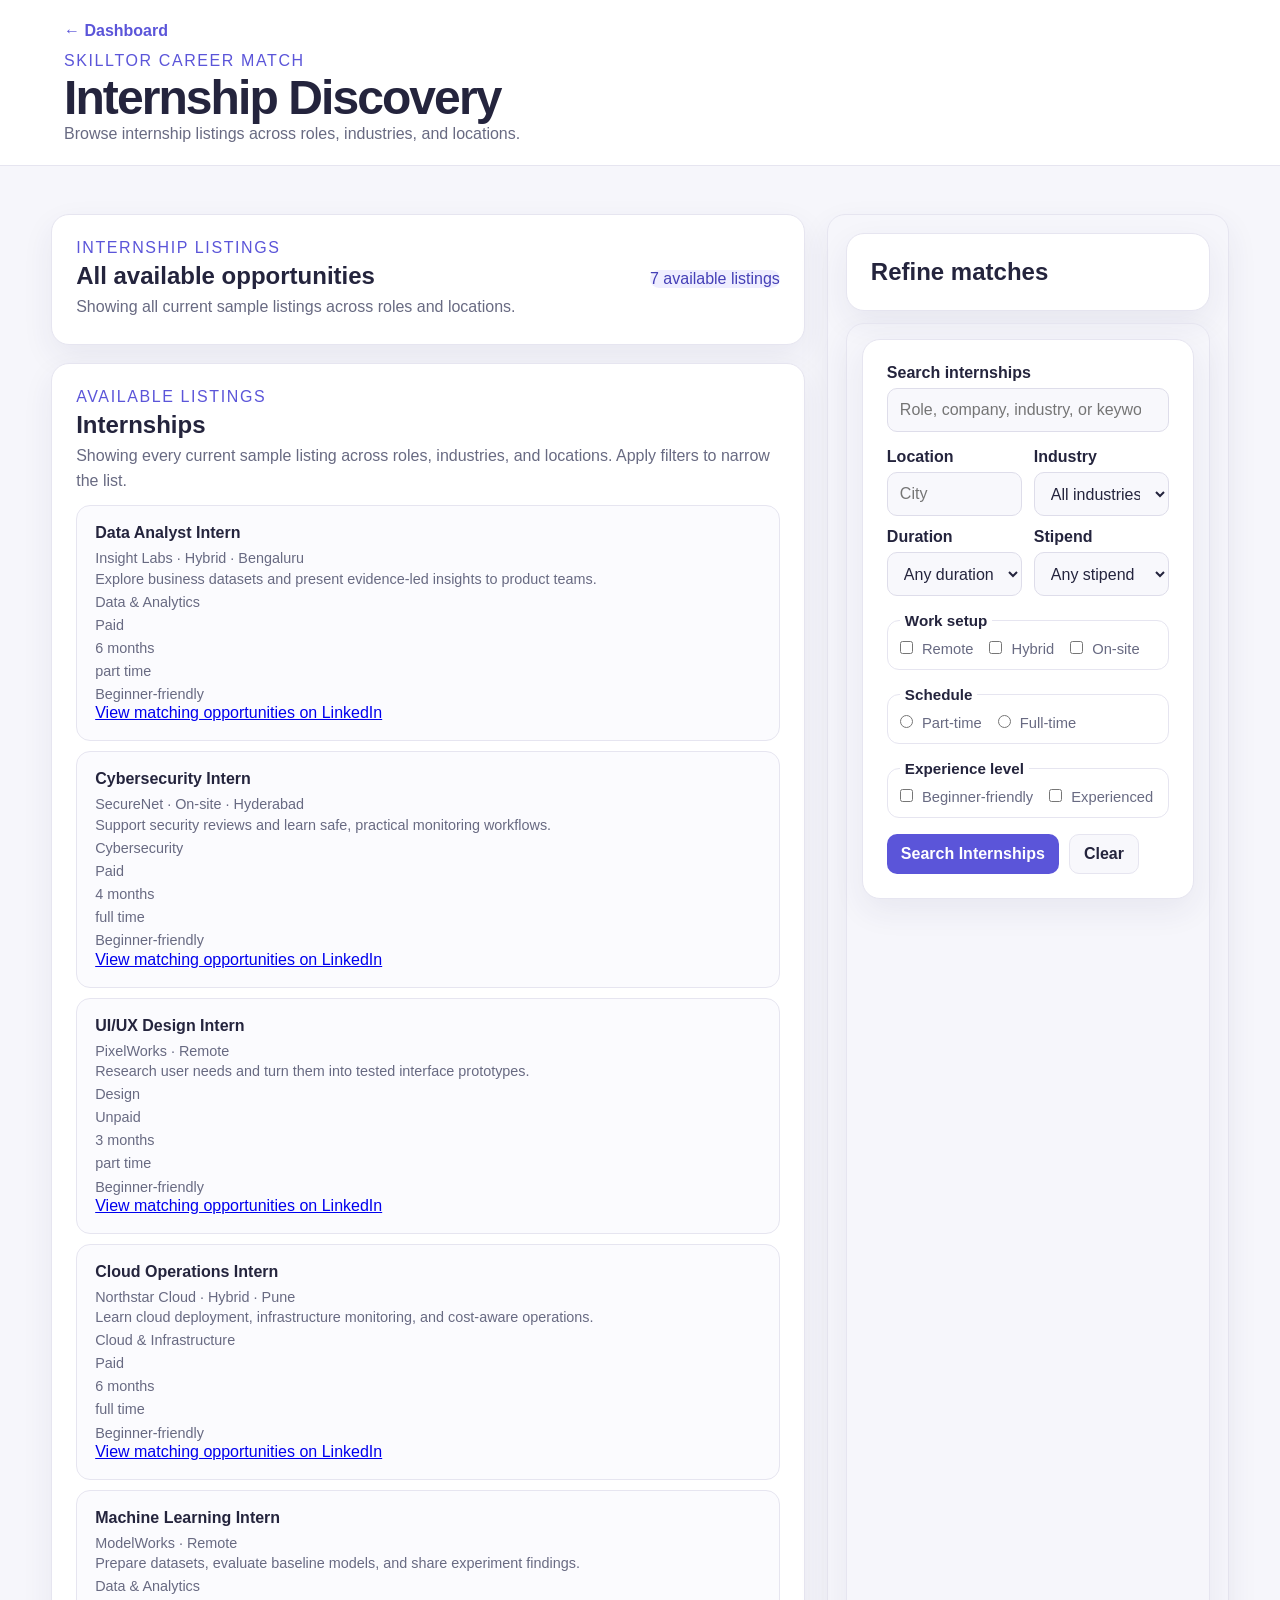
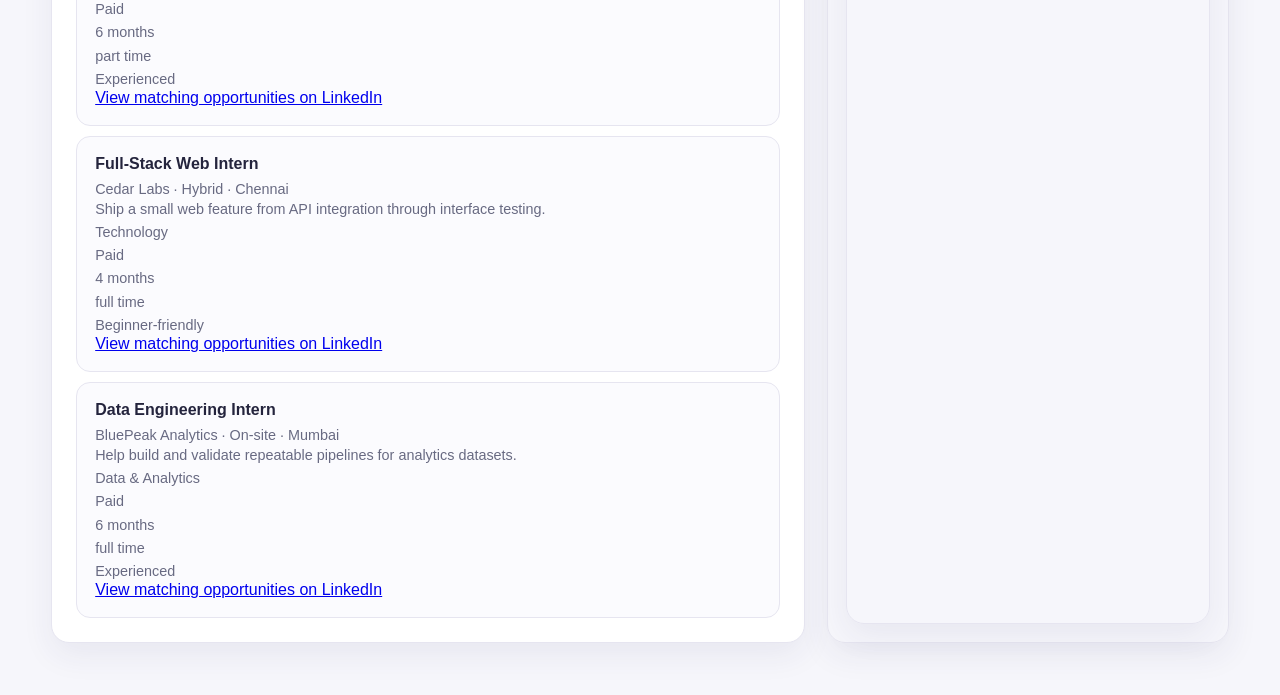
<file: Internship Discovery.html>
<!DOCTYPE html>
<html lang="en">
<head>
    <meta charset="UTF-8">
    <meta name="viewport" content="width=device-width, initial-scale=1.0">
    <title>Internship Discovery</title>
    <link rel="stylesheet" href="style2.css">
    <link rel="stylesheet" href="education-theme.css">
    <script src="internship-discovery.js" defer></script>
</head>
<body>
    <main class="main-content internship-header">
        <a class="internship-back" href="index.html">&larr; Dashboard</a>
        <div>
            <p class="internship-eyebrow">SKILLTOR CAREER MATCH</p>
            <h1>Internship Discovery</h1>
            <p>Browse internship listings across roles, industries, and locations.</p>
        </div>
    </main>

    <section class="learning-layout internship-layout">
        <div class="discovery-main">
            <section class="personalization-strip" aria-labelledby="recommendation-context-title">
                <div>
                    <p class="internship-eyebrow">INTERNSHIP LISTINGS</p>
                    <h2 id="recommendation-context-title">All available opportunities</h2>
                    <p id="profile-summary">Showing all current sample listings across roles and locations.</p>
                </div>
                <span id="results-count" class="results-count"></span>
            </section>

            <section class="results-panel internship-results" aria-live="polite" aria-labelledby="recommendations-heading">
                <div class="internship-results-heading">
                    <div>
                        <p class="internship-eyebrow">AVAILABLE LISTINGS</p>
                        <h2 id="recommendations-heading">Internships</h2>
                    </div>
                </div>
                <p class="results-summary" id="results-summary">Showing every sample listing. Choose filters and press Search Internships to narrow the list.</p>
                <div class="internship-list" id="internship-results"></div>
                <p class="no-results" id="no-results" hidden>No internships match those filters. Try widening your search.</p>
            </section>
        </div>

        <aside class="resource-content">
            <div class="resources-header">
                <h2>Refine matches</h2>
            </div>

            <div class="resources">
                <div class="resource-list">
                    <form class="search-form" id="internship-filters">
                        <div class="search-field search-keyword">
                            <label for="internship-search">Search internships</label>
                            <input id="internship-search" name="search" type="search" placeholder="Role, company, industry, or keyword">
                        </div>

                        <div class="search-grid">
                            <div class="search-field">
                                <label for="location">Location</label>
                                <input id="location" name="location" type="text" placeholder="City">
                            </div>
                            <div class="search-field">
                                <label for="industry">Industry</label>
                                <select id="industry" name="industry">
                                    <option value="">All industries</option>
                                    <option>Technology</option>
                                    <option>Data &amp; Analytics</option>
                                    <option>Cybersecurity</option>
                                    <option>Design</option>
                                    <option>Cloud &amp; Infrastructure</option>
                                </select>
                            </div>
                            <div class="search-field">
                                <label for="duration">Duration</label>
                                <select id="duration" name="duration">
                                    <option value="">Any duration</option>
                                    <option>1-3 months</option>
                                    <option>4-6 months</option>
                                    <option>6+ months</option>
                                </select>
                            </div>
                            <div class="search-field">
                                <label for="stipend">Stipend</label>
                                <select id="stipend" name="stipend">
                                    <option value="">Any stipend</option>
                                    <option>Paid</option>
                                    <option>Unpaid</option>
                                </select>
                            </div>
                        </div>

                        <fieldset class="search-options">
                            <legend>Work setup</legend>
                            <label><input type="checkbox" name="work_setup" value="remote"> Remote</label>
                            <label><input type="checkbox" name="work_setup" value="hybrid"> Hybrid</label>
                            <label><input type="checkbox" name="work_setup" value="on-site"> On-site</label>
                        </fieldset>

                        <fieldset class="search-options">
                            <legend>Schedule</legend>
                            <label><input type="radio" name="schedule" value="part-time"> Part-time</label>
                            <label><input type="radio" name="schedule" value="full-time"> Full-time</label>
                        </fieldset>

                        <fieldset class="search-options">
                            <legend>Experience level</legend>
                            <label><input type="checkbox" name="experience" value="beginner"> Beginner-friendly</label>
                            <label><input type="checkbox" name="experience" value="experienced"> Experienced</label>
                        </fieldset>

                        <div class="search-actions">
                            <button type="submit">Search Internships</button>
                            <button type="reset" class="clear-button">Clear</button>
                        </div>
                    </form>

                </div>
            </div>
        </aside>
    </section>

</body>
</html>
</file>
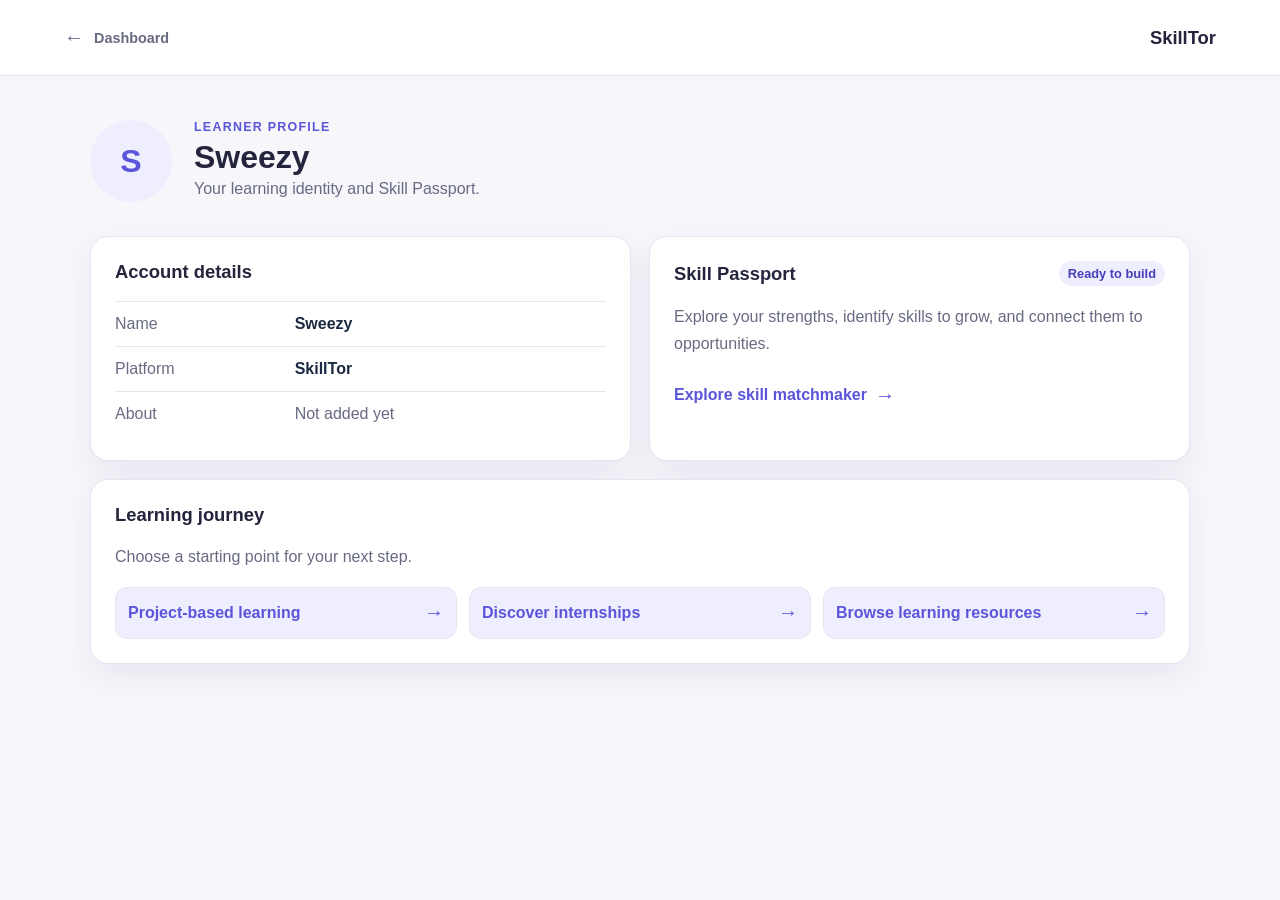
<file: profile.html>
<!DOCTYPE html>
<html lang="en">

<head>
    <meta charset="UTF-8">
    <meta name="viewport" content="width=device-width, initial-scale=1.0">
    <title>Profile | SkillTor</title>
    <link rel="stylesheet" href="style.css">
    <link rel="stylesheet" href="profile.css">
    <link rel="stylesheet" href="education-theme.css">
</head>

<body>
    <header class="profile-header">
        <a class="back-link" href="index.html" aria-label="Back to dashboard">
            <span aria-hidden="true">&larr;</span>
            Dashboard
        </a>
        <span class="brand-name">SkillTor</span>
    </header>

    <main class="profile-layout">
        <section class="profile-overview" aria-labelledby="profile-name">
            <div class="profile-avatar" aria-hidden="true">S</div>
            <div>
                <p class="eyebrow">LEARNER PROFILE</p>
                <h1 id="profile-name">Sweezy</h1>
                <p class="profile-summary">Your learning identity and Skill Passport.</p>
            </div>
        </section>

        <div class="profile-grid">
            <section class="profile-panel" aria-labelledby="account-heading">
                <div class="panel-heading">
                    <h2 id="account-heading">Account details</h2>
                </div>
                <dl class="profile-details">
                    <div>
                        <dt>Name</dt>
                        <dd>Sweezy</dd>
                    </div>
                    <div>
                        <dt>Platform</dt>
                        <dd>SkillTor</dd>
                    </div>
                    <div>
                        <dt>About</dt>
                        <dd class="empty-value">Not added yet</dd>
                    </div>
                </dl>
            </section>

            <section class="profile-panel passport-panel" aria-labelledby="passport-heading">
                <div class="panel-heading">
                    <h2 id="passport-heading">Skill Passport</h2>
                    <span class="status-label">Ready to build</span>
                </div>
                <p>Explore your strengths, identify skills to grow, and connect them to opportunities.</p>
                <a class="profile-action" href="skill-matchmaker.html">Explore skill matchmaker <span aria-hidden="true">&rarr;</span></a>
            </section>

            <section class="profile-panel journey-panel" aria-labelledby="journey-heading">
                <div class="panel-heading">
                    <h2 id="journey-heading">Learning journey</h2>
                </div>
                <p>Choose a starting point for your next step.</p>
                <nav class="journey-links" aria-label="Learning journey">
                    <a href="project-based-learning.html">Project-based learning <span aria-hidden="true">&rarr;</span></a>
                    <a href="Internship Discovery.html">Discover internships <span aria-hidden="true">&rarr;</span></a>
                    <a href="resource-hub.html">Browse learning resources <span aria-hidden="true">&rarr;</span></a>
                </nav>
            </section>
        </div>
    </main>
</body>

</html>
</file>
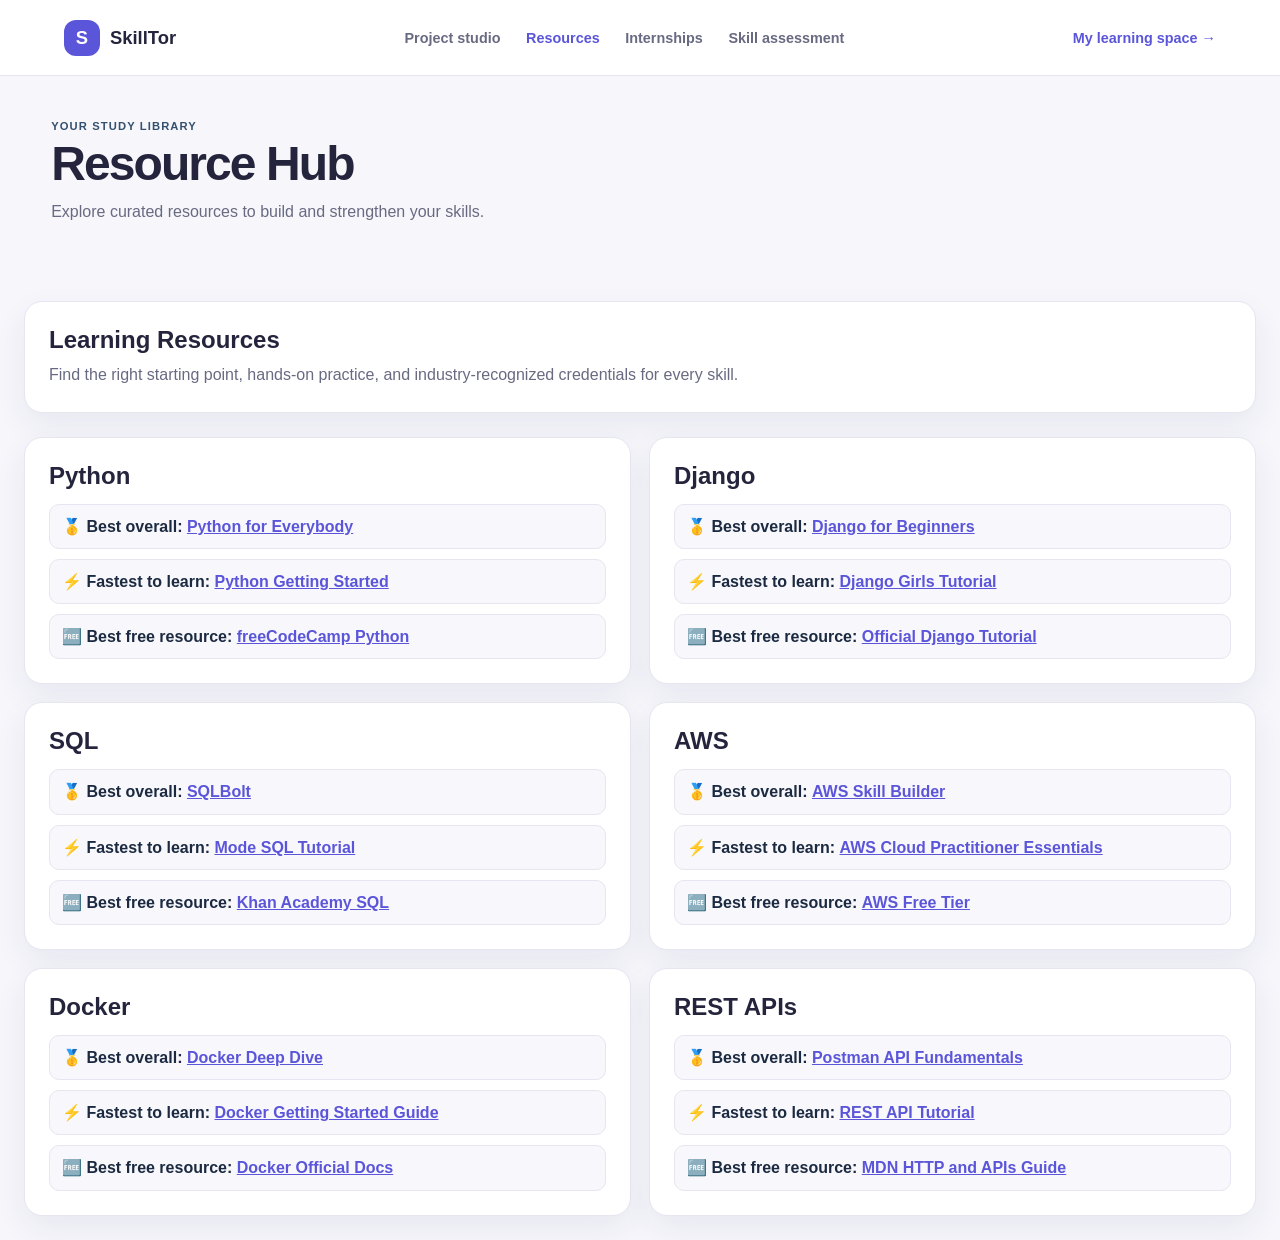
<file: resource-hub.html>
<!DOCTYPE html>
<html lang="en">
<head>
    <meta charset="UTF-8">
    <meta name="viewport" content="width=device-width, initial-scale=1.0">
    <title>Resource Hub</title>
    <link rel="stylesheet" href="style4.css">
    <link rel="stylesheet" href="education-theme.css">
</head>
<body>
    <header class="site-nav">
        <a class="site-brand" href="index.html"><span class="brand-mark">S</span> SkillTor</a>
        <nav aria-label="Main navigation">
            <a href="project-based-learning.html">Project studio</a>
            <a href="resource-hub.html" aria-current="page">Resources</a>
            <a href="Internship%20Discovery.html">Internships</a>
            <a href="skill-matchmaker.html">Skill assessment</a>
        </nav>
        <a class="nav-back" href="index.html">My learning space <span aria-hidden="true">&rarr;</span></a>
    </header>
    <main class="main-content">
        <p class="dashboard-eyebrow">YOUR STUDY LIBRARY</p>
        <h1>Resource Hub</h1>
        <p>Explore curated resources to build and strengthen your skills.</p>
    </main>

    <section class="resource-layout">
        <div class="resource-intro">
            <h2>Learning Resources</h2>
            <p>Find the right starting point, hands-on practice, and industry-recognized credentials for every skill.</p>
        </div>

        <div class="resource-grid">
            <article class="skill-resource">
                <h2>Python</h2>
                <ul>
                    <li><strong>🥇 Best overall:</strong> <a href="https://www.coursera.org/specializations/python" target="_blank" rel="noopener noreferrer">Python for Everybody</a></li>
                    <li><strong>⚡ Fastest to learn:</strong> <a href="https://www.python.org/about/gettingstarted/" target="_blank" rel="noopener noreferrer">Python Getting Started</a></li>
                    <li><strong>🆓 Best free resource:</strong> <a href="https://www.freecodecamp.org/learn/scientific-computing-with-python/" target="_blank" rel="noopener noreferrer">freeCodeCamp Python</a></li>
                </ul>
            </article>

            <article class="skill-resource">
                <h2>Django</h2>
                <ul>
                    <li><strong>🥇 Best overall:</strong> <a href="https://djangoforbeginners.com/" target="_blank" rel="noopener noreferrer">Django for Beginners</a></li>
                    <li><strong>⚡ Fastest to learn:</strong> <a href="https://tutorial.djangogirls.org/en/" target="_blank" rel="noopener noreferrer">Django Girls Tutorial</a></li>
                    <li><strong>🆓 Best free resource:</strong> <a href="https://docs.djangoproject.com/en/stable/intro/tutorial01/" target="_blank" rel="noopener noreferrer">Official Django Tutorial</a></li>
                </ul>
            </article>

            <article class="skill-resource">
                <h2>SQL</h2>
                <ul>
                    <li><strong>🥇 Best overall:</strong> <a href="https://sqlbolt.com/" target="_blank" rel="noopener noreferrer">SQLBolt</a></li>
                    <li><strong>⚡ Fastest to learn:</strong> <a href="https://mode.com/sql-tutorial/" target="_blank" rel="noopener noreferrer">Mode SQL Tutorial</a></li>
                    <li><strong>🆓 Best free resource:</strong> <a href="https://www.khanacademy.org/computing/computer-programming/sql" target="_blank" rel="noopener noreferrer">Khan Academy SQL</a></li>
                </ul>
            </article>

            <article class="skill-resource">
                <h2>AWS</h2>
                <ul>
                    <li><strong>🥇 Best overall:</strong> <a href="https://skillbuilder.aws/" target="_blank" rel="noopener noreferrer">AWS Skill Builder</a></li>
                    <li><strong>⚡ Fastest to learn:</strong> <a href="https://aws.amazon.com/training/digital/aws-cloud-practitioner-essentials/" target="_blank" rel="noopener noreferrer">AWS Cloud Practitioner Essentials</a></li>
                    <li><strong>🆓 Best free resource:</strong> <a href="https://aws.amazon.com/free/" target="_blank" rel="noopener noreferrer">AWS Free Tier</a></li>
                </ul>
            </article>

            <article class="skill-resource">
                <h2>Docker</h2>
                <ul>
                    <li><strong>🥇 Best overall:</strong> <a href="https://www.educative.io/courses/docker-deep-dive" target="_blank" rel="noopener noreferrer">Docker Deep Dive</a></li>
                    <li><strong>⚡ Fastest to learn:</strong> <a href="https://docs.docker.com/get-started/" target="_blank" rel="noopener noreferrer">Docker Getting Started Guide</a></li>
                    <li><strong>🆓 Best free resource:</strong> <a href="https://docs.docker.com/" target="_blank" rel="noopener noreferrer">Docker Official Docs</a></li>
                </ul>
            </article>

            <article class="skill-resource">
                <h2>REST APIs</h2>
                <ul>
                    <li><strong>🥇 Best overall:</strong> <a href="https://learning.postman.com/docs/getting-started/introduction/" target="_blank" rel="noopener noreferrer">Postman API Fundamentals</a></li>
                    <li><strong>⚡ Fastest to learn:</strong> <a href="https://restfulapi.net/" target="_blank" rel="noopener noreferrer">REST API Tutorial</a></li>
                    <li><strong>🆓 Best free resource:</strong> <a href="https://developer.mozilla.org/en-US/docs/Learn_web_development/Extensions/Server-side/First_steps/Introduction" target="_blank" rel="noopener noreferrer">MDN HTTP and APIs Guide</a></li>
                </ul>
            </article>
        </div>
    </section>
</body>
</html>
</file>
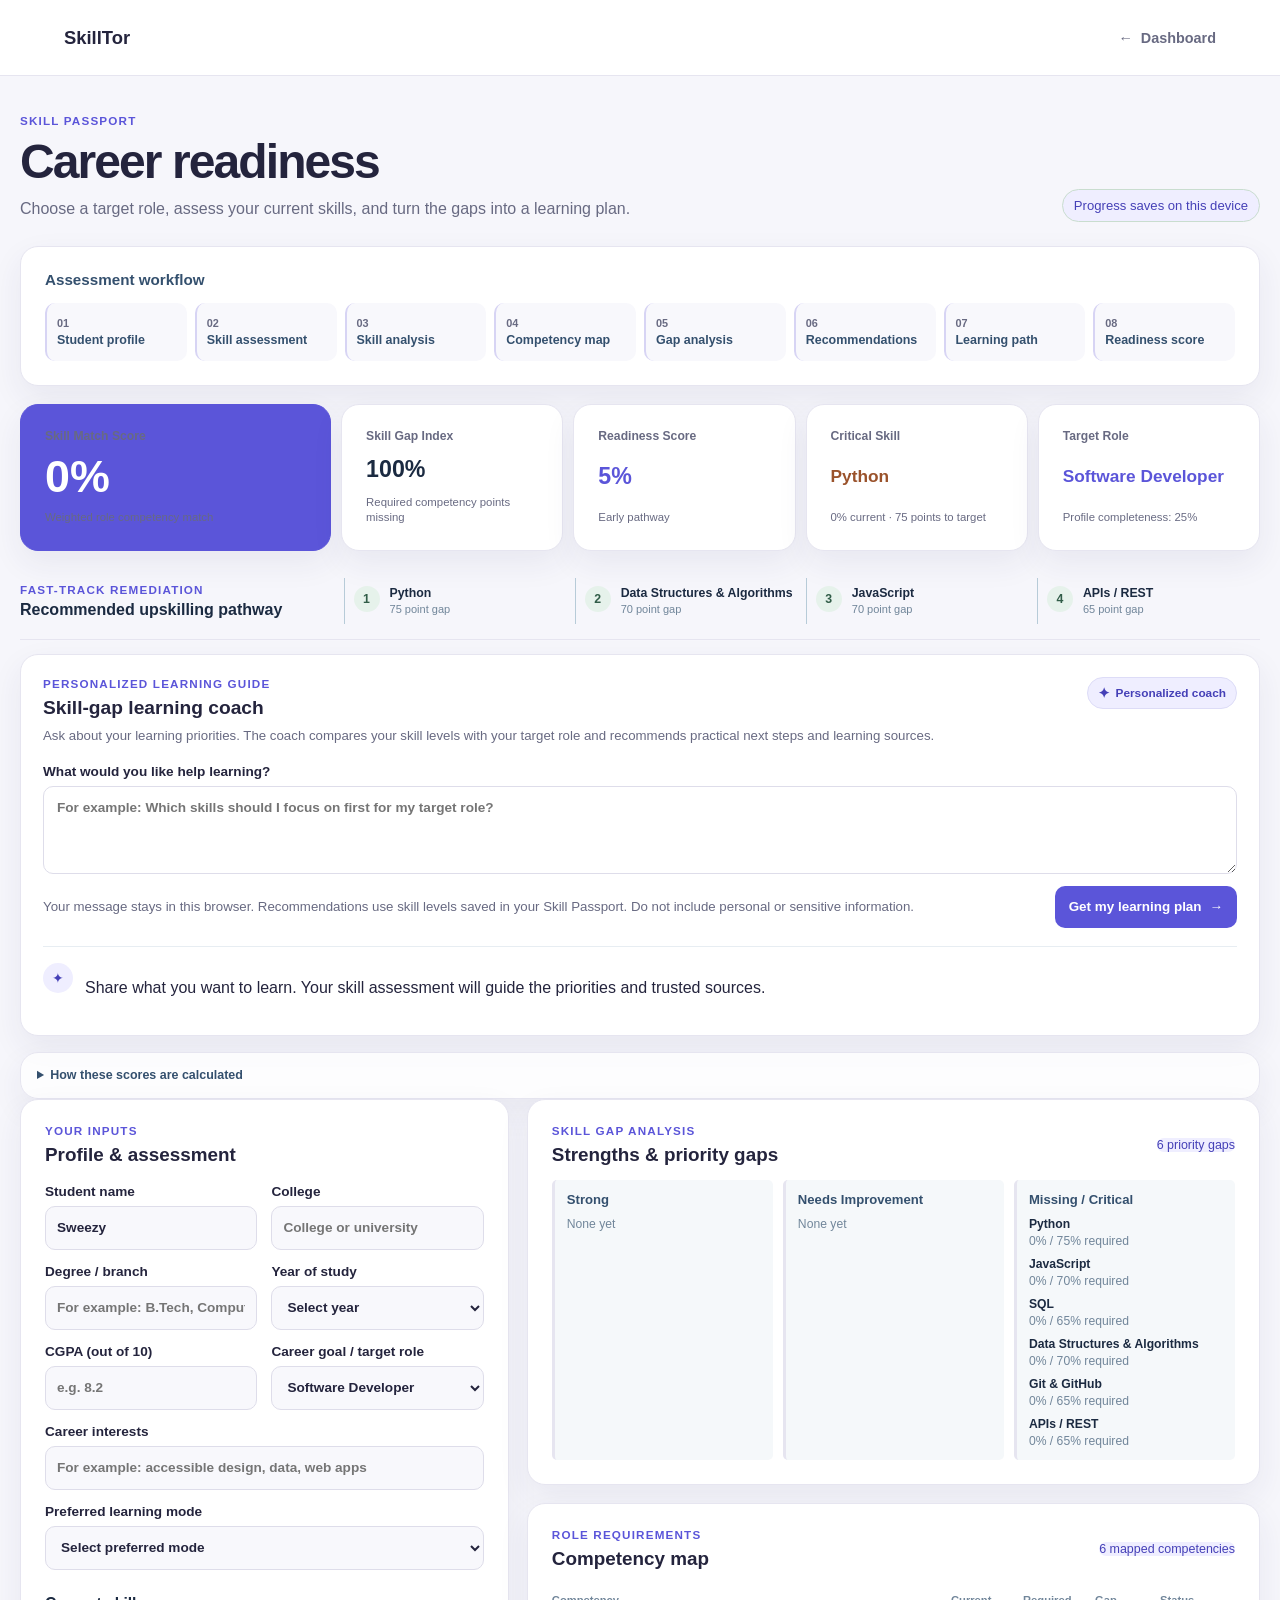
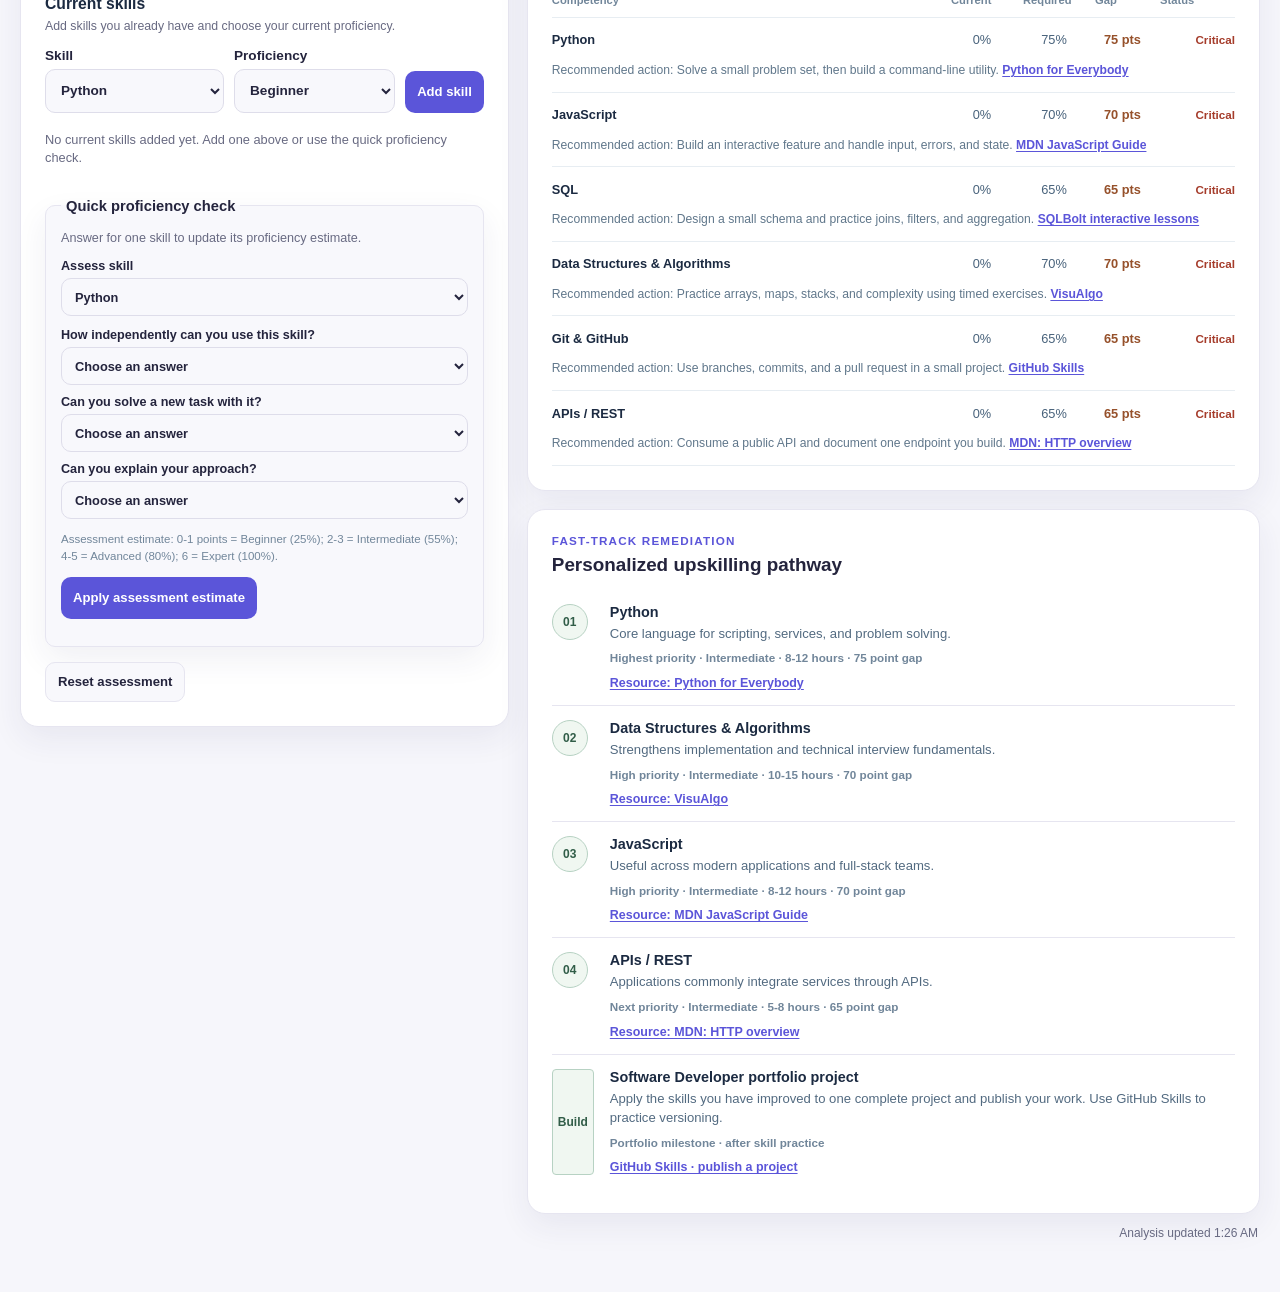
<file: skill-matchmaker.html>
<!DOCTYPE html>
<html lang="en">

<head>
    <meta charset="UTF-8">
    <meta name="viewport" content="width=device-width, initial-scale=1.0">
    <title>Career Readiness | SkillTor</title>
    <link rel="stylesheet" href="style3.css">
    <link rel="stylesheet" href="education-theme.css">
    <script src="ai-config.js"></script>
    <script src="skill-matchmaker.js" defer></script>
</head>

<body>
    <header class="workflow-header">
        <a class="brand" href="index.html">SkillTor</a>
        <a class="dashboard-link" href="index.html"><span aria-hidden="true">&larr;</span> Dashboard</a>
    </header>

    <main class="workflow-shell">
        <section class="page-heading" aria-labelledby="page-title">
            <div>
                <p class="eyebrow">SKILL PASSPORT</p>
                <h1 id="page-title">Career readiness</h1>
                <p>Choose a target role, assess your current skills, and turn the gaps into a learning plan.</p>
            </div>
            <span class="save-status" id="save-status" role="status">Progress saves on this device</span>
        </section>

        <section class="flow-panel" aria-labelledby="workflow-title">
            <h2 id="workflow-title">Assessment workflow</h2>
            <ol class="workflow-stages">
                <li><span>01</span>Student profile</li>
                <li><span>02</span>Skill assessment</li>
                <li><span>03</span>Skill analysis</li>
                <li><span>04</span>Competency map</li>
                <li><span>05</span>Gap analysis</li>
                <li><span>06</span>Recommendations</li>
                <li><span>07</span>Learning path</li>
                <li><span>08</span>Readiness score</li>
            </ol>
        </section>

        <section class="metrics-grid" aria-label="Readiness dashboard" aria-live="polite">
            <article class="metric-card metric-match">
                <span>Skill Match Score</span>
                <strong id="match-score">0%</strong>
                <small>Weighted role competency match</small>
            </article>
            <article class="metric-card">
                <span>Skill Gap Index</span>
                <strong id="gap-index">100%</strong>
                <small>Required competency points missing</small>
            </article>
            <article class="metric-card metric-readiness">
                <span>Readiness Score</span>
                <strong id="readiness-title">0%</strong>
                <small id="readiness-level">Baseline needed</small>
            </article>
            <article class="metric-card metric-critical">
                <span>Critical Skill</span>
                <strong id="critical-skill">None</strong>
                <small id="critical-skill-gap">No critical gaps</small>
            </article>
            <article class="metric-card metric-role">
                <span>Target Role</span>
                <strong id="target-role-summary">Software Developer</strong>
                <small id="profile-completeness">Profile completeness: 0%</small>
            </article>
        </section>

        <section class="priority-preview" aria-labelledby="priority-preview-title">
            <div class="priority-preview-heading">
                <p class="eyebrow">FAST-TRACK REMEDIATION</p>
                <h2 id="priority-preview-title">Recommended upskilling pathway</h2>
            </div>
            <ol id="priority-preview" aria-live="polite"></ol>
        </section>

        <section class="coach-panel" aria-labelledby="coach-title">
            <div class="coach-heading">
                <div>
                    <p class="eyebrow">PERSONALIZED LEARNING GUIDE</p>
                    <h2 id="coach-title">Skill-gap learning coach</h2>
                    <p>Ask about your learning priorities. The coach compares your skill levels with your target role and recommends practical next steps and learning sources.</p>
                </div>
                <span class="coach-badge" id="coach-badge"><span aria-hidden="true">✦</span> Personalized coach</span>
            </div>
            <form class="coach-form" id="coach-form">
                <label class="field" for="coach-input">
                    <span>What would you like help learning?</span>
                    <textarea id="coach-input" name="skills" rows="3" maxlength="600" required aria-describedby="coach-privacy-note" placeholder="For example: Which skills should I focus on first for my target role?"></textarea>
                </label>
                <div class="coach-form-footer">
                    <p id="coach-privacy-note">Recommendations use your saved skill assessment. Do not include personal or sensitive information.</p>
                    <button class="coach-submit" type="submit">Get my learning plan <span aria-hidden="true">&rarr;</span></button>
                </div>
            </form>
            <div class="coach-response" id="coach-response" role="status" aria-live="polite">
                <span class="coach-avatar" aria-hidden="true">✦</span>
                <p>Share what you want to learn. Your skill assessment will guide the priorities and trusted sources.</p>
            </div>
        </section>

        <details class="formula-panel">
            <summary>How these scores are calculated</summary>
            <p><strong>Match:</strong> 100 × Σ(min(current, required) × weight) ÷ Σ(required × weight).</p>
            <p><strong>Gap index:</strong> 100 × Σ(max(required − current, 0) × weight) ÷ Σ(required × weight).</p>
            <p><strong>Readiness:</strong> 0.8 × skill match + 0.2 × profile completeness (<span id="formula-readiness-value">0% skill match + 0% profile completion</span>). Scores are prototype indicators, not a hiring guarantee.</p>
                    <p><strong>Gap labels:</strong> Strong meets the requirement; Moderate is at least halfway there; Missing / Critical is below half. Critical gaps are prioritized before other gaps.</p>
        </details>

        <div class="readiness-layout">
            <form class="assessment-panel" id="profile-form">
                <div class="section-heading">
                    <div>
                        <p class="eyebrow">YOUR INPUTS</p>
                        <h2>Profile &amp; assessment</h2>
                    </div>
                </div>

                <div class="profile-fields">
                    <label class="field" for="student-name">
                        <span>Student name</span>
                        <input id="student-name" name="name" type="text" autocomplete="name" value="Sweezy" maxlength="60">
                    </label>
                    <label class="field" for="college">
                        <span>College</span>
                        <input id="college" name="college" type="text" autocomplete="organization" placeholder="College or university" maxlength="100">
                    </label>
                    <label class="field" for="degree">
                        <span>Degree / branch</span>
                        <input id="degree" name="degree" type="text" placeholder="For example: B.Tech, Computer Science" maxlength="100">
                    </label>
                    <label class="field" for="year">
                        <span>Year of study</span>
                        <select id="year" name="year">
                            <option value="">Select year</option>
                            <option value="1">1st year</option>
                            <option value="2">2nd year</option>
                            <option value="3">3rd year</option>
                            <option value="4">4th year</option>
                            <option value="5">5th year or above</option>
                            <option value="graduate">Graduate</option>
                        </select>
                    </label>
                    <label class="field" for="cgpa">
                        <span>CGPA (out of 10)</span>
                        <input id="cgpa" name="cgpa" type="number" min="0" max="10" step="0.01" placeholder="e.g. 8.2" inputmode="decimal">
                    </label>
                    <label class="field" for="target-role">
                        <span>Career goal / target role</span>
                        <select id="target-role" name="targetRole">
                            <option value="software">Software Developer</option>
                            <option value="data">Data Analyst</option>
                            <option value="aiml">AI/ML Engineer</option>
                            <option value="web">Web Developer</option>
                            <option value="cloud">Cloud Engineer</option>
                            <option value="frontend">Frontend developer</option>
                            <option value="cybersecurity">Cybersecurity analyst</option>
                            <option value="ux">UX/UI designer</option>
                        </select>
                    </label>
                    <label class="field field-wide" for="interests">
                        <span>Career interests</span>
                        <input id="interests" name="interests" type="text" placeholder="For example: accessible design, data, web apps" maxlength="180">
                    </label>
                    <label class="field field-wide" for="learning-mode">
                        <span>Preferred learning mode</span>
                        <select id="learning-mode" name="learningMode">
                            <option value="">Select preferred mode</option>
                            <option value="hands-on">Hands-on projects</option>
                            <option value="video">Video lessons</option>
                            <option value="reading">Reading and documentation</option>
                            <option value="instructor">Instructor-led learning</option>
                            <option value="mixed">A mix of learning formats</option>
                        </select>
                    </label>
                </div>

                <div class="assessment-heading">
                    <div>
                        <h3>Current skills</h3>
                        <p>Add skills you already have and choose your current proficiency.</p>
                    </div>
                </div>
                <div class="skill-entry">
                    <label class="field" for="skill-to-add">
                        <span>Skill</span>
                        <select id="skill-to-add"></select>
                    </label>
                    <label class="field" for="skill-proficiency">
                        <span>Proficiency</span>
                        <select id="skill-proficiency">
                            <option value="25">Beginner</option>
                            <option value="55">Intermediate</option>
                            <option value="80">Advanced</option>
                            <option value="100">Expert</option>
                        </select>
                    </label>
                    <button class="add-skill-button" id="add-skill" type="button">Add skill</button>
                </div>
                <div class="student-skills" id="student-skills" aria-live="polite"></div>

                <fieldset class="questionnaire" id="questionnaire">
                    <legend>Quick proficiency check</legend>
                    <p>Answer for one skill to update its proficiency estimate.</p>
                    <label class="field" for="assessment-skill">
                        <span>Assess skill</span>
                        <select id="assessment-skill"></select>
                    </label>
                    <div class="question-list">
                        <label class="field" for="question-practice">
                            <span>How independently can you use this skill?</span>
                            <select id="question-practice"><option value="" selected disabled>Choose an answer</option><option value="0">I have not practiced it</option><option value="1">I can do basics with guidance</option><option value="2">I can use it independently</option></select>
                        </label>
                        <label class="field" for="question-problem">
                            <span>Can you solve a new task with it?</span>
                            <select id="question-problem"><option value="" selected disabled>Choose an answer</option><option value="0">Not yet</option><option value="1">With examples or help</option><option value="2">Yes, independently</option></select>
                        </label>
                        <label class="field" for="question-explain">
                            <span>Can you explain your approach?</span>
                            <select id="question-explain"><option value="" selected disabled>Choose an answer</option><option value="0">Not yet</option><option value="1">I can explain some steps</option><option value="2">Yes, clearly and confidently</option></select>
                        </label>
                    </div>
                    <p class="questionnaire-scale">Assessment estimate: 0-1 points = Beginner (25%); 2-3 = Intermediate (55%); 4-5 = Advanced (80%); 6 = Expert (100%).</p>
                    <button class="apply-assessment-button" id="apply-assessment" type="button">Apply assessment estimate</button>
                    <p class="assessment-result" id="assessment-result" role="status"></p>
                </fieldset>
                <button class="reset-button" id="reset-assessment" type="button">Reset assessment</button>
            </form>

            <section class="results-column" aria-label="Career readiness analysis">
                <section class="results-panel gap-summary-panel" aria-labelledby="gap-summary-title">
                    <div class="section-heading">
                        <div>
                            <p class="eyebrow">SKILL GAP ANALYSIS</p>
                            <h2 id="gap-summary-title">Strengths &amp; priority gaps</h2>
                        </div>
                        <span class="result-count" id="gap-count"></span>
                    </div>
                    <div class="skill-groups" id="skill-groups" aria-live="polite"></div>
                </section>

                <section class="results-panel" aria-labelledby="mapping-title">
                    <div class="section-heading">
                        <div>
                            <p class="eyebrow">ROLE REQUIREMENTS</p>
                            <h2 id="mapping-title">Competency map</h2>
                        </div>
                        <span class="result-count" id="competency-count"></span>
                    </div>
                    <div class="competency-map" id="competency-map" aria-live="polite"></div>
                </section>

                <section class="results-panel learning-panel" aria-labelledby="learning-title">
                    <div class="section-heading">
                        <div>
                            <p class="eyebrow">FAST-TRACK REMEDIATION</p>
                            <h2 id="learning-title">Personalized upskilling pathway</h2>
                        </div>
                    </div>
                    <ol class="learning-path" id="learning-path" aria-live="polite"></ol>
                </section>
            </section>
        </div>
        <p class="updated-at" id="updated-at" aria-live="polite"></p>
    </main>
</body>

</html>
</file>
<file: style2.css>
* {
   padding: 0;
   margin: 0;
   box-sizing: border-box;
   font-family: 'Segoe UI', Tahoma, Geneva, Verdana, sans-serif;
}

html {
   scrollbar-width: none;
   -ms-overflow-style: none;
}

html::-webkit-scrollbar {
   display: none;
}

body {
   background-color: rgba(98, 138, 177, 0.52);
}

.main-content {
   position: sticky;
   top: 0;
   z-index: 10;
   display: flex;
   flex-direction: column;
   padding: 20px;
   gap: 20px;
   width: 100%;
   background: white;
}

.learning-layout {
   display: flex;
   gap: 24px;
   align-items: flex-start;
   padding: 0 10px;
   margin-top: 24px;
}

.cards {
   background: #edf4fa;
   border-radius: 18px;
   padding: 22px;
   min-height: 280px;
   width: 50%;
   min-width: 0;
   display: flex;
   flex-direction: column;
}

.cards-content {
   display: flex;
   flex-direction: column;
   gap: 18px;
   margin-top: 8px;
   background: rgba(98, 138, 177, 0.52);
   border-radius: 16px;
   padding: 15px;
}

.card1 {
   display: block;
   padding: 24px;
   min-height: 180px;
   color: inherit;
   background: #ffffff;
   border-radius: 12px;
   box-shadow: 0 2px 8px rgba(0, 0, 0, 0.08);
   width: 100%;
}

.card1 h1 {
   margin-bottom: 18px;
}

.card1 p {
   margin-bottom: 18px;
   line-height: 1.5;
}

.card1 p:last-child {
   margin-bottom: 0;
}

.importance-image {
   width: 100%;
   border-radius: 12px;
   overflow: hidden;
   box-shadow: 0 2px 8px rgba(0, 0, 0, 0.08);
}

.importance-image img {
   display: block;
   width: 100%;
   height: 260px;
   object-fit: cover;
}

.resource-content {
   background: rgba(98, 138, 177, 0.52);
   border-radius: 18px;
   padding: 22px;
   min-height: 280px;
   width: 50%;
   min-width: 0;
   display: flex;
   flex-direction: column;
   height: 1005px;
   overflow: hidden;
}

.resources-header {
   background: #ffffff;
   border-radius: 12px;
   padding: 16px 20px;
   margin-bottom: 12px;
   box-shadow: 0 2px 8px rgba(0, 0, 0, 0.06);
}

.resources-header h1 {
   color: #1b2a41;
   margin: 0;
}

.resources {
   display: flex;
   flex-direction: column;
   background: rgba(98, 138, 177, 0.52);
   border-radius: 16px;
   padding: 15px;
   min-height: 280px;
   height: 100%;
   flex: 1;
   overflow: auto;
}

.resource-list {
   display: grid;
   gap: 16px;
}

.search-form {
   background: #ffffff;
   border-radius: 12px;
   padding: 16px;
   box-shadow: 0 2px 8px rgba(0, 0, 0, 0.06);
   display: grid;
   gap: 16px;
}

.search-field {
   display: grid;
   gap: 6px;
}

.search-field label,
.search-options legend {
   color: #1b2a41;
   font-weight: 700;
}

.search-field input,
.search-field select {
   width: 100%;
   border: 1px solid #c4d4e2;
   border-radius: 8px;
   padding: 10px 12px;
   color: #1b2a41;
   background: #f8fbfd;
   font: inherit;
}

.search-field input:focus,
.search-field select:focus {
   outline: 2px solid #527cb0;
   outline-offset: 1px;
}

.search-grid {
   display: grid;
   grid-template-columns: repeat(2, minmax(0, 1fr));
   gap: 12px;
}

.search-options {
   border: 1px solid #d5e1eb;
   border-radius: 8px;
   padding: 12px;
   display: flex;
   flex-wrap: wrap;
   gap: 10px 16px;
}

.search-options legend {
   padding: 0 5px;
   font-size: 0.95rem;
}

.search-options label {
   color: #164a8c;
   font-size: 0.92rem;
}

.search-options input {
   accent-color: #527cb0;
   margin-right: 5px;
}

.search-actions {
   display: flex;
   gap: 10px;
}

.search-actions button {
   border: 0;
   border-radius: 8px;
   padding: 10px 14px;
   background: #527cb0;
   color: #ffffff;
   font: inherit;
   font-weight: 700;
   cursor: pointer;
}

.search-actions button:hover,
.search-actions button:focus {
   background: #234a74;
}

.search-actions .clear-button {
   background: #dbe7f0;
   color: #234a74;
}

.skill-box {
   background: #ffffff;
   border-radius: 12px;
   padding: 14px 16px;
   box-shadow: 0 2px 8px rgba(0, 0, 0, 0.06);
}

.skill-box h2 {
   margin-bottom: 12px;
   color: #1b2a41;
}

.difficulty-box {
   background: #edf4fa;
   border-radius: 10px;
   padding: 12px 14px;
   margin-bottom: 10px;
}

.difficulty-box h3 {
   font-size: 1rem;
   margin-bottom: 8px;
   color: #234a74;
}

.difficulty-box ul {
   list-style: none;
   padding-left: 0;
   display: grid;
   gap: 6px;
}

.difficulty-box li {
   color: #164a8c;
   font-weight: 600;
}

.internship-list {
   display: grid;
   gap: 10px;
}

.internship-item {
   background: #edf4fa;
   border-radius: 10px;
   padding: 12px 14px;
}

.internship-item h3 {
   color: #234a74;
   font-size: 1rem;
   margin-bottom: 6px;
}

.internship-item p,
.internship-item span {
   color: #164a8c;
   font-size: 0.9rem;
   line-height: 1.4;
}

.internship-item span {
   display: block;
   margin-top: 3px;
}

.matched-internships {
   margin-top: 16px;
}

.results-summary {
   color: #164a8c;
   margin-bottom: 12px;
}

@media (max-width: 800px) {
   .learning-layout {
      flex-direction: column;
   }

   .cards,
   .resource-content {
      width: 100%;
   }

   .resource-content {
      height: auto;
      max-height: none;
   }

   .search-grid {
      grid-template-columns: 1fr;
   }
}
</file>
<file: education-theme.css>
:root {
    color-scheme: light;
    --ink: #24243d;
    --muted: #686a82;
    --paper: #fff;
    --canvas: #f6f6fb;
    --line: #e6e5f0;
    --purple: #5b55d9;
    --purple-dark: #4540b7;
    --purple-soft: #efeeff;
    --shadow: 0 12px 32px rgba(42, 38, 94, 0.07);
}

* {
    font-family: Inter, "Segoe UI", Tahoma, sans-serif;
}

body {
    color: var(--ink);
    background: var(--canvas);
}

html {
    scrollbar-width: thin;
    scrollbar-color: #cfcee1 transparent;
    -ms-overflow-style: auto;
}

html::-webkit-scrollbar {
    display: block;
    width: 8px;
}

html::-webkit-scrollbar-thumb {
    border-radius: 999px;
    background: #cfcee1;
}

a {
    transition: color 160ms ease, background-color 160ms ease, transform 160ms ease, box-shadow 160ms ease;
}

a:focus-visible,
button:focus-visible,
input:focus-visible,
select:focus-visible {
    outline: 3px solid rgba(91, 85, 217, 0.34);
    outline-offset: 3px;
}

.site-nav,
.workflow-header,
.profile-header {
    position: relative;
    z-index: 5;
    display: flex;
    min-height: 76px;
    align-items: center;
    justify-content: space-between;
    gap: 24px;
    padding: 12px clamp(20px, 5vw, 76px);
    border-bottom: 1px solid var(--line);
    background: var(--paper);
}

.site-brand,
.brand-name,
.brand {
    display: inline-flex;
    align-items: center;
    gap: 10px;
    color: var(--ink);
    font-size: 1.15rem;
    font-weight: 800;
    text-decoration: none;
}

.brand-mark {
    display: grid;
    width: 36px;
    aspect-ratio: 1;
    place-items: center;
    border-radius: 12px;
    color: white;
    background: var(--purple);
    font-weight: 800;
}

.site-nav nav {
    display: flex;
    align-items: center;
    gap: clamp(12px, 2vw, 28px);
}

.site-nav nav a,
.dashboard-link,
.back-link,
.nav-back {
    color: var(--muted);
    font-size: 0.9rem;
    font-weight: 650;
    text-decoration: none;
}

.site-nav nav a:hover,
.site-nav nav a[aria-current="page"],
.dashboard-link:hover,
.back-link:hover,
.nav-back:hover {
    color: var(--purple);
}

.nav-back,
.passport-snapshot > a,
.profile-action,
.skill-resource a,
.map-action a,
.resource-link {
    color: var(--purple);
}

.dashboard {
    min-height: 100vh;
    background: var(--canvas);
}

.dashboard::before,
.dashboard::after {
    display: none;
}

.top-header {
    min-height: 0;
    gap: 12px;
    padding: 20px clamp(20px, 4vw, 56px);
    border-bottom: 1px solid var(--line);
    background: var(--paper);
}

.passport-snapshot {
    width: min(60%, 640px);
    border: 1px solid #dddcf7;
    border-left: 4px solid var(--purple);
    border-radius: 14px;
    background: linear-gradient(110deg, #f3f2ff 0%, #fafaff 100%);
}

.passport-snapshot-label,
.dashboard-eyebrow,
.card-kicker {
    color: var(--purple);
    font-size: 0.7rem;
    font-weight: 800;
    letter-spacing: 0.1em;
}

.passport-snapshot-copy strong,
.user-name,
.greeting-title {
    color: var(--ink);
}

.user-profile-icon {
    gap: 12px;
}

.user-profile-icon .icon {
    display: grid;
    width: 42px;
    aspect-ratio: 1;
    place-items: center;
    transform: none;
    border-radius: 50%;
    color: var(--purple);
    background: var(--purple-soft);
}

.icon svg {
    width: 28px;
    height: 28px;
    margin: 0;
}

.user-name {
    font-size: 0.95rem;
}

.user-name p {
    margin-top: 3px;
    color: var(--muted);
    font-size: 0.72rem;
    font-weight: 500;
}

.header-bottom {
    margin-top: 0;
}

.user-greeting {
    display: block;
}

.user-greeting > svg {
    display: none;
}

.greeting {
    color: var(--muted);
    font-size: 0.68rem;
    font-weight: 750;
    letter-spacing: 0.1em;
}

.greeting-title {
    margin-top: 3px;
    font-size: 1.35rem;
}

.dashboard-container {
    grid-template-columns: 236px minmax(0, 1fr);
    min-height: calc(100vh - 162px);
}

.sidebar {
    padding: 28px 18px;
    background: #29274c;
}

.sidebar h2 {
    margin: 0 0 14px 10px;
    color: #aaa8ce;
    font-size: 0.68rem;
    letter-spacing: 0.12em;
}

.sidebar ul {
    gap: 5px;
}

.sidebar li:hover,
.sidebar li:focus-within {
    transform: none;
    box-shadow: none;
    background: rgba(255, 255, 255, 0.08);
}

.sidebar a {
    min-height: 46px;
    padding: 10px;
    border-radius: 10px;
    color: #f5f4ff;
    font-size: 0.86rem;
    font-weight: 600;
}

.sidebar a:hover,
.sidebar a:focus-visible {
    color: white;
    background: rgba(255, 255, 255, 0.1);
}

.sidebar svg {
    width: 22px;
}

.sidebar a span {
    font-size: 0.86rem;
}

.dashboard-container .main-content {
    width: min(100%, 1320px);
    min-height: 0;
    margin: 0 auto;
    padding: clamp(24px, 4vw, 54px);
    background: transparent;
}

.dashboard-intro {
    margin: 0 0 30px;
}

.dashboard-intro h1 {
    max-width: 720px;
    margin: 10px 0 8px;
    color: var(--ink);
    font-size: clamp(2rem, 4vw, 3.15rem);
    letter-spacing: -0.045em;
    line-height: 1.1;
}

.dashboard-intro > p:last-child {
    max-width: 660px;
    color: var(--muted);
    font-size: 1rem;
    line-height: 1.65;
}

.dashboard .cards {
    display: grid;
    grid-template-columns: repeat(2, minmax(0, 1fr));
    gap: 20px;
    margin: 0;
    padding: 0;
    background: transparent;
}

.card-row {
    grid-template-columns: minmax(0, 1fr);
    grid-template-rows: 1fr 150px;
    gap: 0;
    grid-auto-rows: unset;
    overflow: hidden;
    border: 1px solid var(--line);
    border-radius: 20px;
    background: var(--paper);
    box-shadow: var(--shadow);
    transition: transform 180ms ease, box-shadow 180ms ease;
}

.card-row:hover {
    transform: translateY(-4px);
    box-shadow: 0 18px 38px rgba(42, 38, 94, 0.12);
}

.card {
    display: flex;
    height: auto;
    min-height: 160px;
    flex-direction: column;
    justify-content: center;
    padding: 22px 24px 18px;
    border-radius: 0;
    box-shadow: none;
}

.card:hover,
.card:focus {
    transform: none;
    box-shadow: none;
}

.card h3 {
    margin: 8px 0 7px;
    color: var(--ink);
    font-size: 1.22rem;
}

.card p {
    color: var(--muted);
    font-size: 0.9rem;
    line-height: 1.5;
}

.card-row img {
    height: 150px;
    border-radius: 0;
    box-shadow: none;
}

.main-content {
    position: static;
    z-index: auto;
    width: auto;
    margin: 0;
    padding: clamp(24px, 4vw, 52px);
    background: transparent;
}

body > .site-nav + .main-content,
body > .site-nav ~ .main-content {
    padding-top: 42px;
}

.main-content h1,
.resources-header h1,
.resources-header h2,
.resource-intro h2,
.skill-resource h2,
.card1 h1,
.profile-overview h1,
.panel-heading h2,
.section-heading h2,
.page-heading h1 {
    color: var(--ink);
}

.main-content h1,
.page-heading h1 {
    font-size: clamp(2rem, 4vw, 3rem);
    letter-spacing: -0.04em;
}

.page-intro,
.main-content > p:not(.dashboard-eyebrow),
.resource-intro p,
.profile-summary,
.profile-panel > p {
    color: var(--muted);
    line-height: 1.65;
}

.learning-layout,
.resource-layout,
.workflow-shell,
.profile-layout {
    max-width: 1400px;
    margin-right: auto;
    margin-left: auto;
}

.learning-layout {
    gap: 22px;
    padding: 24px clamp(16px, 4vw, 52px) 52px;
}

.cards,
.cards-content,
.resource-content,
.resources,
.resources-header,
.card1,
.search-form,
.skill-box,
.resource-intro,
.skill-resource,
.profile-panel,
.flow-panel,
.assessment-panel,
.results-panel,
.metric-card,
.questionnaire,
.formula-panel {
    border: 1px solid var(--line);
    border-radius: 18px;
    box-shadow: var(--shadow);
}

.cards,
.cards-content,
.resource-content,
.resources {
    background: transparent;
}

.cards,
.resource-content {
    padding: 18px;
}

.cards-content {
    gap: 14px;
    padding: 14px;
}

.card1,
.search-form,
.skill-box,
.resources-header,
.resource-intro,
.skill-resource,
.profile-panel,
.flow-panel,
.assessment-panel,
.results-panel,
.metric-card {
    padding: 24px;
    background: var(--paper);
}

.card1 h1 {
    margin: 0 0 16px;
    font-size: 1.5rem;
}

.card1 p {
    color: var(--muted);
}

.importance-image {
    border-radius: 18px;
    box-shadow: var(--shadow);
}

.resource-content {
    height: auto;
    max-height: none;
    overflow: visible;
}

.resources {
    height: auto;
    overflow: visible;
}

.skill-box h2,
.skill-resource h2 {
    color: var(--ink);
}

.difficulty-box,
.resource-grid .skill-resource li,
.journey-links a,
.questionnaire,
.search-field input,
.search-field select,
.field input,
.field select,
.student-skill-level {
    border: 1px solid var(--line);
    border-radius: 10px;
    background: #f8f8fc;
}

.difficulty-box {
    padding: 14px;
}

.difficulty-box h3,
.difficulty-box li,
.difficulty-box li a {
    color: var(--purple);
}

.search-field label,
.search-options legend,
.field,
.questionnaire legend {
    color: var(--ink);
}

.search-field input,
.search-field select,
.field input,
.field select {
    min-height: 44px;
    border-color: #deddea;
    color: var(--ink);
}

.search-options {
    border-color: var(--line);
    border-radius: 12px;
}

.search-options label {
    color: var(--muted);
}

.search-options input {
    accent-color: var(--purple);
}

.search-actions button,
.add-skill-button,
.apply-assessment-button {
    border-radius: 10px;
    background: var(--purple);
}

.search-actions button:hover,
.search-actions button:focus,
.add-skill-button:hover,
.apply-assessment-button:hover {
    background: var(--purple-dark);
}

.search-actions .clear-button,
.reset-button {
    border: 1px solid var(--line);
    border-radius: 10px;
    color: var(--ink);
    background: #f8f8fc;
}

.internship-header {
    position: relative;
    display: grid;
    grid-template-columns: minmax(0, 1fr) auto;
    gap: 12px 30px;
    padding: 22px clamp(20px, 5vw, 68px);
    border-bottom: 1px solid var(--line);
    background: var(--paper);
}

.internship-back {
    grid-column: 1 / -1;
    color: var(--purple);
    font-weight: 700;
    text-decoration: none;
}

.internship-eyebrow,
.eyebrow {
    color: var(--purple);
    letter-spacing: 0.1em;
}

.internship-header p:not(.internship-eyebrow),
.page-heading p:not(.eyebrow) {
    color: var(--muted);
}

.internship-layout {
    display: grid;
    grid-template-columns: minmax(0, 1.5fr) minmax(300px, 0.8fr);
    align-items: start;
}

.internship-layout > .resource-content {
    width: 100%;
    min-width: 0;
    height: auto;
    align-self: stretch;
}

.internship-layout .resources,
.internship-layout .resource-list,
.internship-layout .search-form {
    width: 100%;
    min-width: 0;
}

.discovery-main {
    display: grid;
    min-width: 0;
    flex: 1;
    gap: 18px;
}

.personalization-strip,
.internship-results {
    padding: 24px;
    border: 1px solid var(--line);
    border-radius: 18px;
    background: var(--paper);
    box-shadow: var(--shadow);
}

.personalization-strip {
    display: flex;
    align-items: center;
    justify-content: space-between;
    gap: 18px;
}

.personalization-strip h2,
.internship-results h2 {
    margin: 5px 0;
    color: var(--ink);
}

.personalization-strip p:last-child,
.results-summary {
    color: var(--muted);
    line-height: 1.55;
}

.results-count,
.result-count,
.status-label,
.save-status {
    border-radius: 999px;
    color: var(--purple-dark);
    background: var(--purple-soft);
}

.internship-item {
    padding: 18px;
    border: 1px solid var(--line);
    border-radius: 14px;
    background: #fbfbfe;
}

.internship-item h3 {
    color: var(--ink);
}

.internship-item p,
.internship-item span {
    color: var(--muted);
}

.workflow-header {
    padding-right: clamp(20px, 5vw, 68px);
    padding-left: clamp(20px, 5vw, 68px);
}

.workflow-shell {
    width: min(100% - 40px, 1400px);
    padding-top: 38px;
}

.workflow-header .brand {
    color: var(--ink);
}

.workflow-stages li {
    border-left-color: #d7d4f4;
    border-radius: 10px;
    background: #f8f8fc;
}

.workflow-stages li span,
.metric-card > span,
.metric-card small,
.assessment-heading p,
.scale-key,
.questionnaire > p,
.empty-skills,
.updated-at {
    color: var(--muted);
}

.metric-match {
    border-color: var(--purple);
    background: var(--purple);
}

.metric-readiness strong,
.metric-role strong {
    color: var(--purple);
}

.priority-preview {
    border-bottom-color: var(--line);
}

.coach-panel {
    border-color: var(--line);
    border-radius: 18px;
    box-shadow: var(--shadow);
}

.coach-heading h2,
.coach-message h3,
.coach-recommendations strong {
    color: var(--ink);
}

.coach-heading > div > p:last-child,
.coach-form-footer > p,
.coach-message,
.coach-recommendations span {
    color: var(--muted);
}

.coach-badge,
.coach-avatar {
    border-color: #dddcf7;
    color: var(--purple-dark);
    background: var(--purple-soft);
}

.coach-form textarea {
    border-color: #deddea;
    border-radius: 10px;
    color: var(--ink);
    background: #fff;
}

.coach-form textarea:focus {
    outline-color: rgba(91, 85, 217, 0.25);
}

.coach-submit {
    border-radius: 10px;
    background: var(--purple);
}

.coach-submit:hover {
    background: var(--purple-dark);
}

.coach-recommendations li {
    border-radius: 0 10px 10px 0;
    border-left-color: var(--purple);
    background: #f8f8fc;
}

.coach-recommendations a {
    color: var(--purple);
}

.readiness-panel {
    border-color: var(--purple-dark);
    background: var(--purple-dark);
}

.skill-group,
.map-row,
.learning-step {
    border-color: var(--line);
}

.profile-layout {
    width: min(100% - 40px, 1100px);
}

.profile-avatar {
    border: 0;
    color: var(--purple);
    background: var(--purple-soft);
}

.profile-overview .eyebrow {
    color: var(--purple);
}

.profile-details div {
    border-top-color: var(--line);
}

.profile-details dt,
.profile-details .empty-value {
    color: var(--muted);
}

.journey-links a {
    border-radius: 12px;
    color: var(--purple);
    background: var(--purple-soft);
}

@media (max-width: 900px) {
    .dashboard-container {
        grid-template-columns: 1fr;
    }

    .sidebar {
        grid-row: auto;
        padding: 12px 18px;
    }

    .sidebar ul {
        flex-direction: row;
        flex-wrap: wrap;
        align-items: center;
    }

    .sidebar h2 {
        width: 100%;
        margin: 0 0 4px;
    }

    .internship-layout {
        grid-template-columns: 1fr;
    }

    .internship-layout .resource-content {
        width: 100%;
    }

    .resource-content {
        width: 100%;
    }
}

@media (max-width: 700px) {
    .site-nav {
        flex-wrap: wrap;
    }

    .site-nav nav {
        order: 3;
        width: 100%;
        flex-wrap: wrap;
        gap: 10px 18px;
    }

    .site-nav nav a {
        font-size: 0.82rem;
    }

    .nav-back {
        margin-left: auto;
    }

    .dashboard-container .main-content {
        padding: 24px 18px 36px;
    }

    .dashboard .cards,
    .resource-grid {
        grid-template-columns: 1fr;
    }

    .learning-layout {
        flex-direction: column;
    }

    .cards,
    .learning-layout .resource-content {
        width: 100%;
    }

    .metrics-grid {
        grid-template-columns: repeat(2, minmax(0, 1fr));
    }

    .priority-preview {
        grid-template-columns: 1fr;
    }

    .priority-preview ol {
        grid-template-columns: repeat(2, minmax(0, 1fr));
    }
}

@media (max-width: 480px) {
    .top-header {
        padding: 16px;
    }

    .header-top {
        align-items: flex-start;
        flex-wrap: wrap;
    }

    .passport-snapshot {
        width: 100%;
    }

    .user-profile-icon {
        margin-left: auto;
    }

    .dashboard-container {
        min-height: 0;
    }

    .sidebar {
        overflow-x: auto;
    }

    .sidebar ul {
        flex-wrap: nowrap;
        width: max-content;
    }

    .sidebar h2 {
        display: none;
    }

    .sidebar a {
        white-space: nowrap;
    }

    .card-row {
        grid-template-rows: 1fr 130px;
    }

    .card-row img {
        height: 130px;
    }

    .profile-overview {
        align-items: flex-start;
    }

    .profile-overview h1 {
        font-size: 1.6rem;
    }

    .profile-details div {
        grid-template-columns: 1fr;
        gap: 4px;
    }

    .metrics-grid {
        grid-template-columns: 1fr 1fr;
    }

    .metric-card {
        padding: 12px;
    }

    .personalization-strip {
        align-items: flex-start;
        flex-direction: column;
    }
}

@media (prefers-reduced-motion: reduce) {
    *,
    *::before,
    *::after {
        scroll-behavior: auto !important;
        transition-duration: 0.01ms !important;
        animation-duration: 0.01ms !important;
        animation-iteration-count: 1 !important;
    }
}
</file>
<file: style.css>
* {
    padding: 0;
    margin: 0;
    box-sizing: border-box;
    font-family: 'Segoe UI', Tahoma, Geneva, Verdana, sans-serif;
}

html {
    scrollbar-width: none;
    -ms-overflow-style: none;
}

html::-webkit-scrollbar {
    display: none;
}

body {
    background: linear-gradient(180deg, #ddeaf4 0%, #edf4fa 100%);
    min-height: 100vh;
    overflow-x: hidden;
}

.sidebar h2 {
    margin-bottom: 1.5rem;
    font-size: 1.5rem;
}

.sidebar {
    background-color: rgb(82, 124, 176);
    color: white;
    padding: 1.5rem;
    display: flex;
    grid-row: 1/-1;
    flex-direction: column;

}

.sidebar ul {
    list-style: none;
    display: flex;
    flex-direction: column;
    gap: 0.8rem;
}

.sidebar li {
    margin: 0;
    border-radius: 10px;
    transition: transform 0.2s ease, box-shadow 0.2s ease, background-color 0.2s ease;
}

.sidebar li:hover,
.sidebar li:focus-within {
    transform: translateY(-4px);
    box-shadow: 0 5px 15px rgba(0, 0, 0, 0.2);
    background: rgba(255, 255, 255, 0.08);
}

.sidebar a {
    color: white;
    text-decoration: none;
    display: flex;
    align-items: center;
    gap: 0.75rem;
    padding: 0.8rem 0.9rem;
    border-radius: 10px;
    transition: all 0.2s ease;
}

.sidebar a:hover {
    color: #fff;
}

.sidebar svg{
    fill: white;
    stroke: white;
    width: 30px;
}

span{
    font-size: 1.1rem;
}
.top-header{
    background-color: #ffffff;
    padding: 1.5rem 2rem;
    border-bottom: 1px solid #e3edf5;
    flex-direction: column;
    gap: 1.25rem;
    height: auto;
    min-height: 190px;
    position:static;
    display: flex;
}

.header-top{
display: flex;
justify-content: space-between;
align-items: center;
}

.passport-snapshot{
    display: flex;
    width: min(60%, 720px);
    min-height: 76px;
    align-items: center;
    justify-content: space-between;
    gap: 16px;
    padding: 12px 16px;
    border: 1px solid #d5e2e8;
    border-left: 4px solid #527c78;
    border-radius: 6px;
    background: linear-gradient(110deg, #eff6f5 0%, #f7faf8 72%, #f0f5ed 100%);
}

.passport-snapshot-copy{
    display: grid;
    min-width: 0;
    gap: 3px;
}

.passport-snapshot-label{
    color: #527c78;
    font-size: 0.66rem;
    font-weight: 750;
}

.passport-snapshot-copy strong{
    overflow: hidden;
    color: #1b2a41;
    font-size: 1rem;
    text-overflow: ellipsis;
    white-space: nowrap;
}

.passport-snapshot-copy > span:last-child{
    color: #60778b;
    font-size: 0.76rem;
}

.passport-snapshot > a{
    display: inline-flex;
    flex: 0 0 auto;
    min-height: 40px;
    align-items: center;
    gap: 7px;
    padding: 0 4px;
    color: #315d66;
    font-size: 0.82rem;
    font-weight: 700;
    text-decoration: none;
}

.passport-snapshot > a:hover,
.passport-snapshot > a:focus-visible{
    color: #234a5a;
    text-decoration: underline;
    text-underline-offset: 3px;
}

.user-profile-icon{
    display: flex;
    align-items: center;
    gap:1.25rem;
    font-weight: bold;

   
}

.action-button{
    display: flex;
    gap: 1rem;
    margin-left: auto;
}

.btn{
    background-color:rgb(153, 189, 209);
    color: white;
    border: none;
    padding: 0.6rem 1.8rem;
    border-radius: 20px;
    font-weight: bold;
    cursor: pointer;
}

.header-bottom{
    display: flex;
    justify-content: space-between;
    align-items: center;
    width: 100%;
    margin-top: 1rem;
}

.user-greeting{
    display: flex;
    gap: 1rem;
}
.icon svg{
    width: 40px;
    height: 40px;
    margin-top: 10px;
}
.icon{
    transform: scale(1.5);
    transform-origin: center;
}
.dashboard-container{
    display: grid;
    grid-template-columns: 260px minmax(0, 1fr);
    width: 100%;
    max-width: 100%;
    grid-template-rows: auto 1fr;
    min-height: 100vh;
    
}

.cards {
    display: flex;
    flex-direction: column;
    gap: 22px;
    margin-top: 10px;
    background: rgba(98, 138, 177, 0.52);
    border-radius: 16px;
    padding: 18px;
}

.card-row {
    display: grid;
    grid-template-columns: repeat(2, minmax(0, 1fr));
    gap: 18px;
    grid-auto-rows: 220px;
    align-items: stretch;
}

.card {
    display: block;
    padding: 24px;
    height: 220px;
    color: inherit;
    text-decoration: none;
    background: #ffffff;
    border-radius: 12px;
    box-shadow: 0 2px 8px rgba(0, 0, 0, 0.08);
    transition: transform 0.2s, box-shadow 0.2s;
}

.card:hover,
.card:focus {
    transform: translateY(-4px);
    box-shadow: 0 5px 15px rgb(0 0 0 / 20%);
}

.card-row img {
    width: 100%;
    height: 220px;
    object-fit: cover;
    border-radius: 12px;
    box-shadow: 0 2px 8px rgba(0, 0, 0, 0.08);
}

.main-content {
    margin-top: 24px;
    margin-left: 0;
    background: #edf4fa;
    border-radius: 18px;
    padding: 22px;
    min-height: 280px;
    width: 100%;
    min-width: 0;
}

.dashboard {
    position: relative;
    min-height: 100vh;
    width: 100%;
    max-width: 100vw;
    overflow-x: hidden;
}

.dashboard::before {
    content: "";
    position: absolute;
    inset: 0;
    z-index: 0;
    background: url("assets/keyboard-bg.jpg") center / cover no-repeat;
    filter: blur(6px) brightness(0.55) saturate(1.2) hue-rotate(15deg);
    transform: scale(1.08);
}

.dashboard::after {
    content: "";
    position: absolute;
    inset: 0;
    z-index: 1;
    background: rgba(98, 138, 177, 0.52);
}

.top-header,
.sidebar,
.main-content {
    position: relative;
    z-index: 2;
}

@media (max-width: 700px) {
    .top-header{
        height: auto;
        min-height: 23vh;
        padding: 1.1rem 1rem;
    }

    .header-top{
        gap: 12px;
    }

    .passport-snapshot{
        width: min(65%, 520px);
        min-height: 70px;
        padding: 9px 11px;
    }

    .passport-snapshot > a{
        font-size: 0.74rem;
    }

    .user-profile-icon{
        gap: 0.5rem;
    }

    .user-name{
        font-size: 0.82rem;
    }

    .user-name p{
        font-size: 0.68rem;
    }

}

@media (max-width: 460px) {
    .header-top{
        align-items: flex-start;
    }

    .passport-snapshot{
        width: 100%;
    }

    .header-top{
        flex-wrap: wrap;
    }

    .user-profile-icon{
        margin-left: auto;
    }
}

@media (max-width: 900px) {
    .dashboard-container {
        grid-template-columns: minmax(0, 1fr);
        grid-template-rows: auto 1fr;
    }

    .sidebar {
        grid-row: auto;
        padding: 0.75rem 1rem;
    }

    .sidebar ul {
        flex-direction: row;
        align-items: center;
        gap: 0.75rem;
    }

    .sidebar h2 {
        margin: 0;
        font-size: 0.9rem;
    }

    .sidebar a {
        padding: 0.45rem 0.6rem;
    }

    .sidebar svg {
        width: 22px;
    }

    .card-row {
        grid-template-columns: 1fr;
        grid-auto-rows: 220px;
    }

    .card-row img {
        height: 220px;
    }

    .main-content {
        margin-top: 12px;
        padding: 16px;
    }

    .cards {
        gap: 16px;
        padding: 12px;
    }

    .card {
        height: auto;
        min-height: 150px;
        padding: 18px;
    }
}

@media (max-width: 700px) {
    .dashboard-container {
        grid-template-columns: 60px minmax(0, 1fr);
        grid-template-rows: 1fr;
        align-items: stretch;
    }

    .sidebar {
        padding: 12px 6px;
    }

    .sidebar ul {
        flex-direction: column;
        gap: 0.75rem;
    }

    .sidebar h2 {
        display: none;
    }

    .sidebar a {
        justify-content: center;
        padding: 0.65rem 0.25rem;
    }

    .sidebar a span {
        position: absolute;
        width: 1px;
        height: 1px;
        padding: 0;
        margin: -1px;
        overflow: hidden;
        clip: rect(0, 0, 0, 0);
        white-space: nowrap;
        border: 0;
    }

    .main-content {
        margin-top: 12px;
        padding: 12px;
    }

    .cards {
        padding: 10px;
    }

    .card {
        padding: 16px;
    }
}
</file>
<file: profile.css>
.profile-header {
    display: flex;
    align-items: center;
    justify-content: space-between;
    min-height: 76px;
    padding: 16px clamp(20px, 5vw, 64px);
    border-bottom: 1px solid #d7e3ed;
    background: #fff;
}

.back-link,
.profile-action,
.journey-links a {
    color: #234a74;
    font-weight: 600;
    text-decoration: none;
}

.back-link {
    display: inline-flex;
    align-items: center;
    gap: 10px;
    min-height: 44px;
}

.back-link span,
.profile-action span,
.journey-links span {
    font-size: 1.25rem;
}

.back-link:hover,
.back-link:focus-visible,
.profile-action:hover,
.profile-action:focus-visible,
.journey-links a:hover,
.journey-links a:focus-visible {
    color: #527cb0;
}

.brand-name {
    color: #1b2a41;
    font-size: 1.15rem;
    font-weight: 700;
}

.profile-layout {
    width: min(100% - 40px, 1040px);
    margin: 0 auto;
    padding: 44px 0 56px;
}

.profile-overview {
    display: flex;
    align-items: center;
    gap: 22px;
    margin-bottom: 34px;
}

.profile-avatar {
    display: grid;
    flex: 0 0 82px;
    width: 82px;
    aspect-ratio: 1;
    place-items: center;
    border: 1px solid #c5d9e9;
    border-radius: 50%;
    color: #234a74;
    background: #dceaf5;
    font-size: 2rem;
    font-weight: 700;
}

.eyebrow {
    margin-bottom: 5px;
    color: #527cb0;
    font-size: 0.78rem;
    font-weight: 700;
}

.profile-overview h1 {
    color: #1b2a41;
    font-size: 2rem;
}

.profile-summary,
.profile-panel > p {
    color: #34506e;
    line-height: 1.6;
}

.profile-grid {
    display: grid;
    grid-template-columns: repeat(2, minmax(0, 1fr));
    gap: 18px;
}

.profile-panel {
    min-width: 0;
    padding: 22px;
    border: 1px solid #d7e3ed;
    border-radius: 8px;
    background: #fff;
    box-shadow: 0 2px 8px rgba(27, 42, 65, 0.06);
}

.panel-heading {
    display: flex;
    flex-wrap: wrap;
    align-items: center;
    justify-content: space-between;
    gap: 10px;
    margin-bottom: 18px;
}

.panel-heading h2 {
    color: #1b2a41;
    font-size: 1.15rem;
}

.profile-details {
    display: grid;
    gap: 0;
}

.profile-details div {
    display: grid;
    grid-template-columns: minmax(90px, 0.7fr) minmax(0, 1.3fr);
    gap: 12px;
    padding: 13px 0;
    border-top: 1px solid #e5edf3;
}

.profile-details dt {
    color: #52708b;
}

.profile-details dd {
    color: #1b2a41;
    font-weight: 600;
    overflow-wrap: anywhere;
}

.profile-details .empty-value {
    color: #71869a;
    font-weight: 400;
}

.status-label {
    padding: 5px 9px;
    border-radius: 999px;
    color: #315d48;
    background: #e6f2eb;
    font-size: 0.8rem;
    font-weight: 600;
}

.profile-action {
    display: inline-flex;
    align-items: center;
    gap: 8px;
    min-height: 44px;
    margin-top: 16px;
}

.journey-panel {
    grid-column: 1 / -1;
}

.journey-links {
    display: grid;
    grid-template-columns: repeat(3, minmax(0, 1fr));
    gap: 12px;
    margin-top: 16px;
}

.journey-links a {
    display: flex;
    align-items: center;
    justify-content: space-between;
    gap: 10px;
    min-height: 52px;
    padding: 12px;
    border-radius: 6px;
    background: #edf4fa;
}

@media (max-width: 700px) {
    .profile-layout {
        width: min(100% - 28px, 520px);
        padding-top: 30px;
    }

    .profile-grid,
    .journey-links {
        grid-template-columns: 1fr;
    }

    .journey-panel {
        grid-column: auto;
    }
}
</file>
<file: style4.css>
* {
    padding: 0;
    margin: 0;
    box-sizing: border-box;
    font-family: 'Segoe UI', Tahoma, Geneva, Verdana, sans-serif;
}

html {
    scrollbar-width: none;
    -ms-overflow-style: none;
}

html::-webkit-scrollbar {
    display: none;
}

body {
    min-height: 100vh;
    color: #1b2a41;
    background-color: rgba(98, 138, 177, 0.52);
}

.main-content {
    position: sticky;
    top: 0;
    z-index: 10;
    padding: 20px;
    background: #ffffff;
}

.main-content h1 {
    margin-bottom: 8px;
    color: #1b2a41;
    font-size: clamp(2rem, 3vw, 2.8rem);
}

.main-content p,
.resource-intro p {
    color: #34506e;
    line-height: 1.6;
}

.resource-layout {
    display: grid;
    gap: 24px;
    padding: 24px;
}

.resource-intro {
    padding: 22px;
    border-radius: 18px;
    background: #edf4fa;
}

.resource-intro h2 {
    margin-bottom: 8px;
    color: #1b2a41;
}

.resource-grid {
    display: grid;
    grid-template-columns: repeat(2, minmax(0, 1fr));
    gap: 18px;
}

.skill-resource {
    padding: 20px;
    border-radius: 12px;
    background: #ffffff;
    box-shadow: 0 2px 8px rgba(0, 0, 0, 0.08);
}

.skill-resource h2 {
    margin-bottom: 14px;
    color: #234a74;
}

.skill-resource ul {
    display: grid;
    gap: 10px;
    list-style: none;
}

.skill-resource li {
    padding: 10px 12px;
    border-radius: 8px;
    color: #34506e;
    background: #edf4fa;
    line-height: 1.45;
}

.skill-resource strong {
    color: #1b2a41;
}

.skill-resource a {
    color: #527cb0;
    font-weight: 600;
}

.skill-resource a:hover,
.skill-resource a:focus {
    color: #234a74;
}

@media (max-width: 800px) {
    .resource-layout {
        padding: 12px;
    }

    .resource-grid {
        grid-template-columns: 1fr;
    }
}
</file>
<file: style3.css>
* {
    box-sizing: border-box;
}

html {
    min-width: 320px;
    color: #1b2a41;
    background: #edf4fa;
    font-family: "Segoe UI", Tahoma, Geneva, Verdana, sans-serif;
}

body {
    min-height: 100vh;
    margin: 0;
    background: linear-gradient(145deg, #edf4fa 0%, #e5f0f4 58%, #f4f7f2 100%);
}

button,
input,
select {
    font: inherit;
}

a {
    color: inherit;
}

.workflow-header {
    display: flex;
    min-height: 68px;
    align-items: center;
    justify-content: space-between;
    padding: 0 clamp(18px, 5vw, 64px);
    border-bottom: 1px solid #d8e4ec;
    background: rgba(255, 255, 255, 0.94);
}

.brand {
    color: #234a74;
    font-size: 1.15rem;
    font-weight: 750;
    text-decoration: none;
}

.dashboard-link {
    display: inline-flex;
    min-height: 44px;
    align-items: center;
    gap: 8px;
    color: #34506e;
    font-size: 0.95rem;
    font-weight: 600;
    text-decoration: none;
}

.dashboard-link:hover,
.dashboard-link:focus-visible {
    color: #234a74;
}

.workflow-shell {
    width: min(100% - 40px, 1360px);
    margin: 0 auto;
    padding: 34px 0 48px;
}

.page-heading {
    display: flex;
    align-items: end;
    justify-content: space-between;
    gap: 24px;
    margin-bottom: 24px;
}

.eyebrow {
    margin: 0 0 7px;
    color: #527cb0;
    font-size: 0.73rem;
    font-weight: 750;
}

.page-heading h1 {
    margin: 0;
    color: #1b2a41;
    font-size: 2rem;
}

.page-heading p:not(.eyebrow) {
    max-width: 650px;
    margin: 8px 0 0;
    color: #48627b;
    line-height: 1.55;
}

.save-status {
    flex: 0 0 auto;
    padding: 8px 11px;
    border: 1px solid #c9ddcf;
    border-radius: 6px;
    color: #315d48;
    background: #f1f7f2;
    font-size: 0.82rem;
}

.flow-panel,
.assessment-panel,
.readiness-panel,
.results-panel {
    border: 1px solid #d4e0e9;
    border-radius: 8px;
    background: #fff;
    box-shadow: 0 3px 12px rgba(27, 42, 65, 0.045);
}

.flow-panel {
    margin-bottom: 18px;
    padding: 17px 20px 19px;
}

.flow-panel h2 {
    margin: 0 0 15px;
    color: #34506e;
    font-size: 0.95rem;
}

.workflow-stages {
    display: grid;
    grid-template-columns: repeat(8, minmax(108px, 1fr));
    gap: 8px;
    margin: 0;
    padding: 0;
    overflow-x: auto;
    list-style: none;
}

.workflow-stages li {
    display: grid;
    min-height: 58px;
    align-content: center;
    gap: 4px;
    padding: 8px 10px;
    border-left: 2px solid #9cb9d1;
    color: #34506e;
    font-size: 0.78rem;
    font-weight: 600;
}

.workflow-stages li span {
    color: #7891a7;
    font-size: 0.68rem;
    font-weight: 700;
}

.readiness-layout {
    display: grid;
    grid-template-columns: minmax(310px, 0.8fr) minmax(0, 1.2fr);
    align-items: start;
    gap: 18px;
}

.assessment-panel {
    padding: 22px;
}

.section-heading {
    display: flex;
    align-items: center;
    justify-content: space-between;
    gap: 14px;
    margin-bottom: 18px;
}

.section-heading h2 {
    margin: 0;
    color: #1b2a41;
    font-size: 1.18rem;
}

.profile-fields {
    display: grid;
    grid-template-columns: repeat(2, minmax(0, 1fr));
    gap: 14px;
}

.profile-fields .field:nth-child(1),
.profile-fields .field:nth-child(2),
.profile-fields .field:nth-child(3),
.profile-fields .field:nth-child(4),
.profile-fields .field:nth-child(5),
.profile-fields .field:nth-child(6) {
    grid-column: span 1;
}

.field {
    display: grid;
    min-width: 0;
    gap: 7px;
    color: #34506e;
    font-size: 0.85rem;
    font-weight: 650;
}

.field-wide {
    grid-column: 1 / -1;
}

.field input,
.field select {
    width: 100%;
    min-height: 42px;
    padding: 9px 11px;
    border: 1px solid #cbd9e4;
    border-radius: 5px;
    color: #1b2a41;
    background: #fff;
}

.field input:focus,
.field select:focus,
.competency-control input:focus-visible,
.reset-button:focus-visible {
    outline: 3px solid rgba(82, 124, 176, 0.25);
    outline-offset: 2px;
}

.assessment-heading {
    display: flex;
    align-items: end;
    justify-content: space-between;
    gap: 12px;
    margin: 25px 0 12px;
}

.assessment-heading h3 {
    margin: 0;
    color: #1b2a41;
    font-size: 0.98rem;
}

.assessment-heading p,
.scale-key {
    margin: 5px 0 0;
    color: #667e93;
    font-size: 0.77rem;
    line-height: 1.45;
}

.scale-key {
    flex: 0 0 auto;
}

.competency-inputs {
    display: grid;
    gap: 2px;
}

.skill-entry {
    display: grid;
    grid-template-columns: minmax(0, 1fr) minmax(0, 0.9fr) auto;
    align-items: end;
    gap: 10px;
}

.skill-entry .field {
    gap: 6px;
}

.add-skill-button,
.apply-assessment-button {
    min-height: 42px;
    padding: 9px 12px;
    border: 0;
    border-radius: 5px;
    color: #fff;
    background: #315d66;
    font-size: 0.82rem;
    font-weight: 650;
    cursor: pointer;
}

.add-skill-button:hover,
.apply-assessment-button:hover {
    background: #234a5a;
}

.student-skills {
    display: grid;
    gap: 0;
    margin-top: 10px;
}

.student-skill-row {
    display: grid;
    grid-template-columns: minmax(0, 1fr) 130px auto;
    align-items: center;
    gap: 10px;
    min-height: 48px;
    border-top: 1px solid #e7edf2;
}

.student-skill-name {
    color: #34506e;
    font-size: 0.84rem;
    font-weight: 650;
}

.student-skill-level {
    min-height: 36px;
    padding: 6px 8px;
    border: 1px solid #cbd9e4;
    border-radius: 4px;
    color: #34506e;
    background: #fff;
    font-size: 0.78rem;
}

.remove-skill {
    min-height: 36px;
    padding: 6px 8px;
    border: 0;
    color: #8a4e3e;
    background: transparent;
    font-size: 0.76rem;
    cursor: pointer;
}

.remove-skill:hover {
    text-decoration: underline;
}

.empty-skills {
    margin: 8px 0;
    color: #71869a;
    font-size: 0.8rem;
    line-height: 1.45;
}

.questionnaire {
    display: grid;
    gap: 12px;
    margin: 22px 0 0;
    padding: 15px;
    border: 1px solid #d8e4ec;
    border-radius: 6px;
    background: #f7fafb;
}

.questionnaire legend {
    padding: 0 5px;
    color: #1b2a41;
    font-size: 0.92rem;
    font-weight: 700;
}

.questionnaire > p {
    margin: 0;
    color: #60778b;
    font-size: 0.79rem;
    line-height: 1.45;
}

.questionnaire .field {
    gap: 5px;
    font-size: 0.79rem;
}

.questionnaire .field select {
    min-height: 38px;
    padding: 7px 9px;
    font-size: 0.8rem;
}

.question-list {
    display: grid;
    gap: 10px;
}

.questionnaire-scale {
    color: #71869a !important;
    font-size: 0.72rem !important;
}

.apply-assessment-button {
    justify-self: start;
}

.questionnaire .assessment-result {
    color: #315d48;
    font-weight: 650;
}

.reset-button {
    min-height: 40px;
    margin-top: 15px;
    padding: 8px 12px;
    border: 1px solid #cbd9e4;
    border-radius: 5px;
    color: #34506e;
    background: #fff;
    font-size: 0.82rem;
    font-weight: 600;
    cursor: pointer;
}

.reset-button:hover {
    background: #f2f6f9;
}

.results-column {
    display: grid;
    gap: 18px;
    min-width: 0;
}

.metrics-grid {
    display: grid;
    grid-template-columns: minmax(0, 1.4fr) repeat(4, minmax(0, 1fr));
    gap: 10px;
    margin-bottom: 12px;
}

.metric-card {
    display: grid;
    min-width: 0;
    min-height: 112px;
    align-content: space-between;
    gap: 8px;
    padding: 15px;
    border: 1px solid #d4e0e9;
    border-radius: 7px;
    background: #fff;
    box-shadow: 0 3px 12px rgba(27, 42, 65, 0.045);
}

.metric-card > span {
    color: #526a80;
    font-size: 0.76rem;
    font-weight: 650;
}

.metric-card strong {
    overflow-wrap: anywhere;
    color: #1b2a41;
    font-size: 1.45rem;
    line-height: 1.15;
}

.metric-card small {
    color: #71869a;
    font-size: 0.71rem;
    line-height: 1.35;
}

.metric-match {
    min-height: 132px;
    border-color: #315d66;
    color: #fff;
    background: #234a5a;
}

.metric-match > span,
.metric-match small {
    color: #d6e6e4;
}

.metric-match strong {
    color: #fff;
    font-size: 2.8rem;
}

.metric-readiness strong {
    color: #315d66;
}

.metric-critical strong {
    color: #9a522b;
    font-size: 1.08rem;
}

.metric-role {
    min-height: 88px;
}

.metric-role strong {
    color: #234a74;
    font-size: 1.08rem;
}

.priority-preview {
    display: grid;
    grid-template-columns: minmax(190px, 0.75fr) minmax(0, 2.25fr);
    align-items: center;
    gap: 18px;
    margin: 2px 0 14px;
    padding: 15px 0;
    border-bottom: 1px solid #cedce6;
}

.priority-preview-heading .eyebrow {
    margin-bottom: 5px;
}

.priority-preview-heading h2 {
    margin: 0;
    color: #1b2a41;
    font-size: 1rem;
}

.priority-preview ol {
    display: grid;
    grid-template-columns: repeat(4, minmax(0, 1fr));
    gap: 8px;
    margin: 0;
    padding: 0;
    list-style: none;
}

.priority-preview li {
    display: grid;
    grid-template-columns: 28px minmax(0, 1fr);
    grid-template-rows: auto auto;
    align-content: center;
    gap: 3px 8px;
    min-height: 46px;
    padding-left: 9px;
    border-left: 1px solid #b7cbd8;
}

.priority-step-number {
    display: grid;
    grid-row: 1 / 3;
    width: 26px;
    aspect-ratio: 1;
    place-items: center;
    border-radius: 50%;
    color: #315d48;
    background: #e6f2eb;
    font-size: 0.77rem;
    font-weight: 750;
}

.priority-preview li strong {
    align-self: end;
    color: #1b2a41;
    font-size: 0.77rem;
    overflow-wrap: anywhere;
}

.priority-preview li small {
    color: #71869a;
    font-size: 0.69rem;
}

.coach-panel {
    margin: 0 0 16px;
    padding: 22px;
    border: 1px solid #d4e0e9;
    border-radius: 8px;
    background: #fff;
    box-shadow: 0 3px 12px rgba(27, 42, 65, 0.045);
}

.coach-heading {
    display: flex;
    align-items: flex-start;
    justify-content: space-between;
    gap: 18px;
}

.coach-heading h2 {
    margin: 0;
    color: #1b2a41;
    font-size: 1.2rem;
}

.coach-heading > div > p:last-child,
.coach-form-footer > p {
    margin: 7px 0 0;
    color: #667e93;
    font-size: 0.83rem;
    line-height: 1.5;
}

.coach-badge {
    display: inline-flex;
    flex: 0 0 auto;
    align-items: center;
    gap: 6px;
    padding: 7px 10px;
    border: 1px solid #d9d7fa;
    border-radius: 999px;
    color: #4540b7;
    background: #f3f2ff;
    font-size: 0.74rem;
    font-weight: 700;
}

.coach-badge span {
    font-size: 0.9rem;
}

.coach-form {
    display: grid;
    gap: 12px;
    margin-top: 18px;
}

.coach-form .field {
    gap: 7px;
}

.coach-form textarea {
    width: 100%;
    min-height: 88px;
    padding: 11px 13px;
    resize: vertical;
    border: 1px solid #cbd9e4;
    border-radius: 6px;
    color: #1b2a41;
    background: #fff;
    font: inherit;
    line-height: 1.5;
}

.coach-form textarea:focus {
    outline: 3px solid rgba(82, 124, 176, 0.25);
    outline-offset: 2px;
}

.coach-form-footer {
    display: flex;
    align-items: center;
    justify-content: space-between;
    gap: 16px;
}

.coach-form-footer > p {
    margin: 0;
}

.coach-submit {
    display: inline-flex;
    flex: 0 0 auto;
    min-height: 42px;
    align-items: center;
    gap: 8px;
    padding: 9px 14px;
    border: 0;
    border-radius: 5px;
    color: #fff;
    background: #315d66;
    font: inherit;
    font-size: 0.84rem;
    font-weight: 700;
    cursor: pointer;
}

.coach-submit:hover {
    background: #234a5a;
}

.coach-response {
    display: grid;
    grid-template-columns: 30px minmax(0, 1fr);
    gap: 12px;
    margin-top: 18px;
    padding-top: 16px;
    border-top: 1px solid #e7edf2;
}

.coach-avatar {
    display: grid;
    width: 30px;
    aspect-ratio: 1;
    place-items: center;
    border-radius: 50%;
    color: #4540b7;
    background: #f3f2ff;
    font-size: 0.88rem;
}

.coach-message {
    min-width: 0;
    color: #526a80;
    font-size: 0.84rem;
    line-height: 1.55;
}

.coach-message > p {
    margin: 0;
}

.coach-message h3 {
    margin: 14px 0 8px;
    color: #1b2a41;
    font-size: 0.92rem;
}

.coach-recommendations {
    display: grid;
    gap: 10px;
    margin: 0;
    padding: 0;
    list-style: none;
    counter-reset: coach-recommendations;
}

.coach-recommendations li {
    display: grid;
    gap: 3px;
    padding: 11px 13px;
    border-left: 3px solid #9d99ed;
    border-radius: 0 6px 6px 0;
    background: #f7f7fc;
}

.coach-recommendations strong {
    color: #1b2a41;
}

.coach-recommendations span {
    color: #667e93;
}

.coach-recommendations a {
    width: fit-content;
    color: #315d66;
    font-weight: 700;
    text-decoration: underline;
    text-underline-offset: 2px;
}

.priority-preview-complete {
    grid-column: 1 / -1;
    align-content: center;
    color: #315d48;
    font-size: 0.84rem;
    font-weight: 600;
}

.formula-panel {
    padding: 13px 16px;
    border: 1px solid #d4e0e9;
    border-radius: 6px;
    color: #526a80;
    background: rgba(255, 255, 255, 0.78);
    font-size: 0.78rem;
    line-height: 1.55;
}

.formula-panel summary {
    color: #34506e;
    font-weight: 700;
    cursor: pointer;
}

.formula-panel p {
    margin: 8px 0 0;
}

.formula-panel strong {
    color: #1b2a41;
}

.readiness-panel {
    padding: 22px;
    color: #fff;
    border-color: #345f77;
    background: #234a5a;
}

.readiness-topline {
    display: flex;
    align-items: center;
    justify-content: space-between;
    gap: 12px;
}

.readiness-panel .eyebrow {
    color: #bbd8d0;
}

.readiness-topline h2 {
    margin: 0;
    font-size: 2.5rem;
    line-height: 1;
}

.readiness-level {
    padding: 6px 10px;
    border: 1px solid rgba(255, 255, 255, 0.28);
    border-radius: 999px;
    color: #e4f2ed;
    font-size: 0.78rem;
    font-weight: 650;
}

.readiness-track {
    height: 9px;
    margin: 19px 0 11px;
    overflow: hidden;
    border-radius: 6px;
    background: rgba(255, 255, 255, 0.2);
}

.readiness-track span {
    display: block;
    width: 0;
    height: 100%;
    border-radius: inherit;
    background: #c4e2a5;
    transition: width 180ms ease;
}

.readiness-caption,
.score-context {
    margin: 0;
    color: #e0ecea;
    font-size: 0.86rem;
    line-height: 1.5;
}

.score-context {
    margin-top: 8px;
    color: #b9cecf;
    font-size: 0.77rem;
}

.results-panel {
    min-width: 0;
    padding: 20px;
}

.results-panel .section-heading {
    margin-bottom: 14px;
}

.result-count {
    color: #667e93;
    font-size: 0.78rem;
}

.competency-map {
    display: grid;
    overflow-x: auto;
}

.map-row {
    display: grid;
    grid-template-columns: minmax(120px, 1fr) 62px 62px 55px 75px;
    align-items: center;
    gap: 10px;
    min-height: 44px;
    min-width: 430px;
    font-size: 0.8rem;
}

.map-row.map-labels {
    min-height: 34px;
    border-bottom: 1px solid #e7edf2;
    color: #71869a;
    font-size: 0.7rem;
    font-weight: 700;
}

.map-item {
    min-width: 430px;
    border-bottom: 1px solid #e7edf2;
}

.map-action {
    margin: 0;
    padding: 0 0 12px;
    color: #60778b;
    font-size: 0.76rem;
    line-height: 1.45;
}

.map-action a,
.resource-link {
    color: #315d66;
    font-weight: 650;
    text-decoration: underline;
    text-underline-offset: 2px;
}

.map-skill {
    color: #1b2a41;
    font-weight: 650;
}

.map-rating {
    color: #48627b;
    text-align: center;
}

.gap-status {
    justify-self: end;
    color: #315d48;
    font-size: 0.73rem;
    font-weight: 650;
}

.gap-status.is-gap {
    color: #96512b;
}

.gap-status.is-critical {
    color: #a53c2b;
}

.map-rating.is-gap {
    color: #96512b;
    font-weight: 700;
}

.skill-groups {
    display: grid;
    grid-template-columns: repeat(3, minmax(0, 1fr));
    gap: 10px;
}

.skill-group {
    min-width: 0;
    padding: 12px;
    border-radius: 5px;
    background: #f5f8fa;
}

.skill-group h3 {
    margin: 0 0 10px;
    color: #34506e;
    font-size: 0.82rem;
}

.skill-group ul {
    display: grid;
    gap: 9px;
    margin: 0;
    padding: 0;
    list-style: none;
}

.skill-group li {
    display: grid;
    gap: 3px;
    min-width: 0;
    font-size: 0.76rem;
}

.skill-group li strong {
    color: #1b2a41;
    overflow-wrap: anywhere;
}

.skill-group li span,
.skill-group .group-empty {
    color: #71869a;
}

.skill-group-strong {
    border-left: 3px solid #629875;
}

.skill-group-moderate {
    border-left: 3px solid #d5a54e;
}

.skill-group-missing {
    border-left: 3px solid #bd6a50;
}

.learning-path {
    display: grid;
    gap: 0;
    margin: 0;
    padding: 0;
    list-style: none;
}

.learning-step {
    display: grid;
    grid-template-columns: 46px minmax(0, 1fr);
    gap: 12px;
    padding: 14px 0;
    border-top: 1px solid #e7edf2;
}

.learning-step:first-child {
    border-top: 0;
}

.step-number {
    display: grid;
    width: 36px;
    aspect-ratio: 1;
    place-items: center;
    border: 1px solid #b7d2c3;
    border-radius: 50%;
    color: #315d48;
    background: #f0f7f1;
    font-size: 0.75rem;
    font-weight: 750;
}

.step-content h3 {
    margin: 0 0 4px;
    color: #1b2a41;
    font-size: 0.9rem;
}

.step-content p {
    margin: 0 0 6px;
    color: #526a80;
    font-size: 0.82rem;
    line-height: 1.5;
}

.step-content .step-details {
    color: #71869a;
    font-size: 0.73rem;
    font-weight: 650;
}

.resource-link {
    display: inline-block;
    margin-top: 3px;
    font-size: 0.78rem;
}

.project-step .step-number {
    width: 42px;
    aspect-ratio: auto;
    min-height: 30px;
    border-radius: 4px;
}

.empty-result {
    padding: 14px 0 2px;
    color: #526a80;
    font-size: 0.85rem;
    line-height: 1.55;
}

.updated-at {
    min-height: 18px;
    margin: 12px 2px 0;
    color: #71869a;
    font-size: 0.75rem;
    text-align: right;
}

@media (max-width: 980px) {
    .metrics-grid {
        grid-template-columns: repeat(3, minmax(0, 1fr));
    }

    .metric-match {
        grid-column: span 2;
    }

    .readiness-layout {
        grid-template-columns: minmax(270px, 0.8fr) minmax(0, 1.2fr);
    }

    .workflow-stages {
        grid-template-columns: repeat(8, minmax(118px, 1fr));
    }

}

@media (max-width: 760px) {
    .workflow-shell {
        width: min(100% - 28px, 620px);
        padding-top: 25px;
    }

    .page-heading {
        align-items: start;
        flex-direction: column;
        gap: 13px;
    }

    .page-heading h1 {
        font-size: 1.75rem;
    }

    .coach-heading,
    .coach-form-footer {
        align-items: flex-start;
        flex-direction: column;
    }

    .coach-submit {
        width: 100%;
        justify-content: center;
    }

    .priority-preview {
        grid-template-columns: 1fr;
        gap: 12px;
    }

    .workflow-stages {
        grid-template-columns: repeat(8, minmax(120px, 1fr));
    }

    .readiness-layout {
        grid-template-columns: 1fr;
    }

    .skill-groups {
        grid-template-columns: 1fr;
    }
}

@media (max-width: 440px) {
    .profile-fields {
        grid-template-columns: 1fr;
    }

    .field-wide {
        grid-column: auto;
    }

    .assessment-heading {
        align-items: start;
        flex-direction: column;
    }

    .skill-entry {
        grid-template-columns: minmax(0, 1fr) minmax(0, 0.85fr);
        gap: 8px;
    }

    .skill-entry .add-skill-button {
        grid-column: 1 / -1;
    }

    .student-skill-row {
        grid-template-columns: minmax(0, 1fr) 112px auto;
        gap: 6px;
    }

    .metrics-grid {
        grid-template-columns: repeat(2, minmax(0, 1fr));
        gap: 8px;
    }

    .priority-preview ol {
        grid-template-columns: repeat(2, minmax(0, 1fr));
    }

    .metric-match {
        grid-column: 1 / -1;
    }

    .metric-card {
        min-height: 100px;
        padding: 12px;
    }

    .metric-match {
        min-height: 120px;
    }

    .metric-card strong {
        font-size: 1.2rem;
    }

    .metric-match strong {
        font-size: 2.35rem;
    }

    .metric-critical strong,
    .metric-role strong {
        font-size: 0.95rem;
    }

    .profile-fields {
        grid-template-columns: 1fr;
    }

    .profile-fields .field {
        grid-column: 1 / -1;
    }
}
</file>
